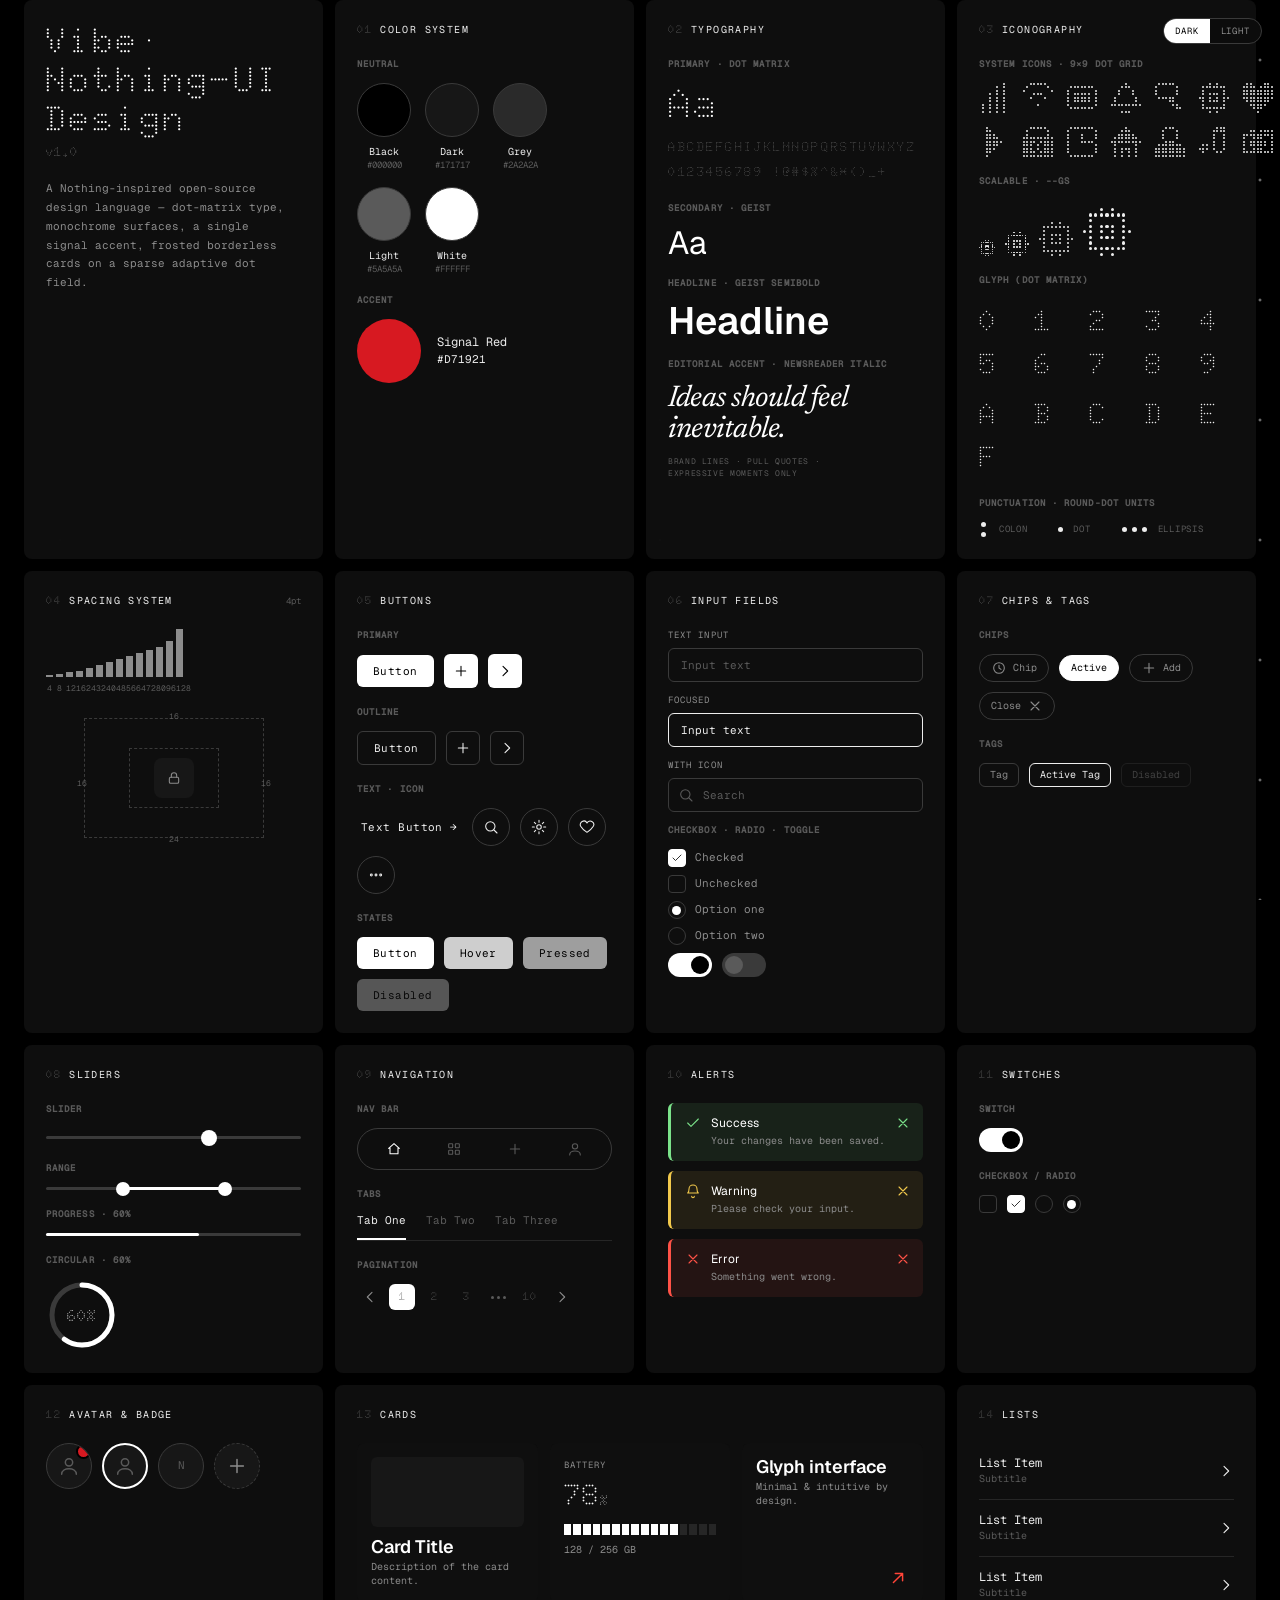
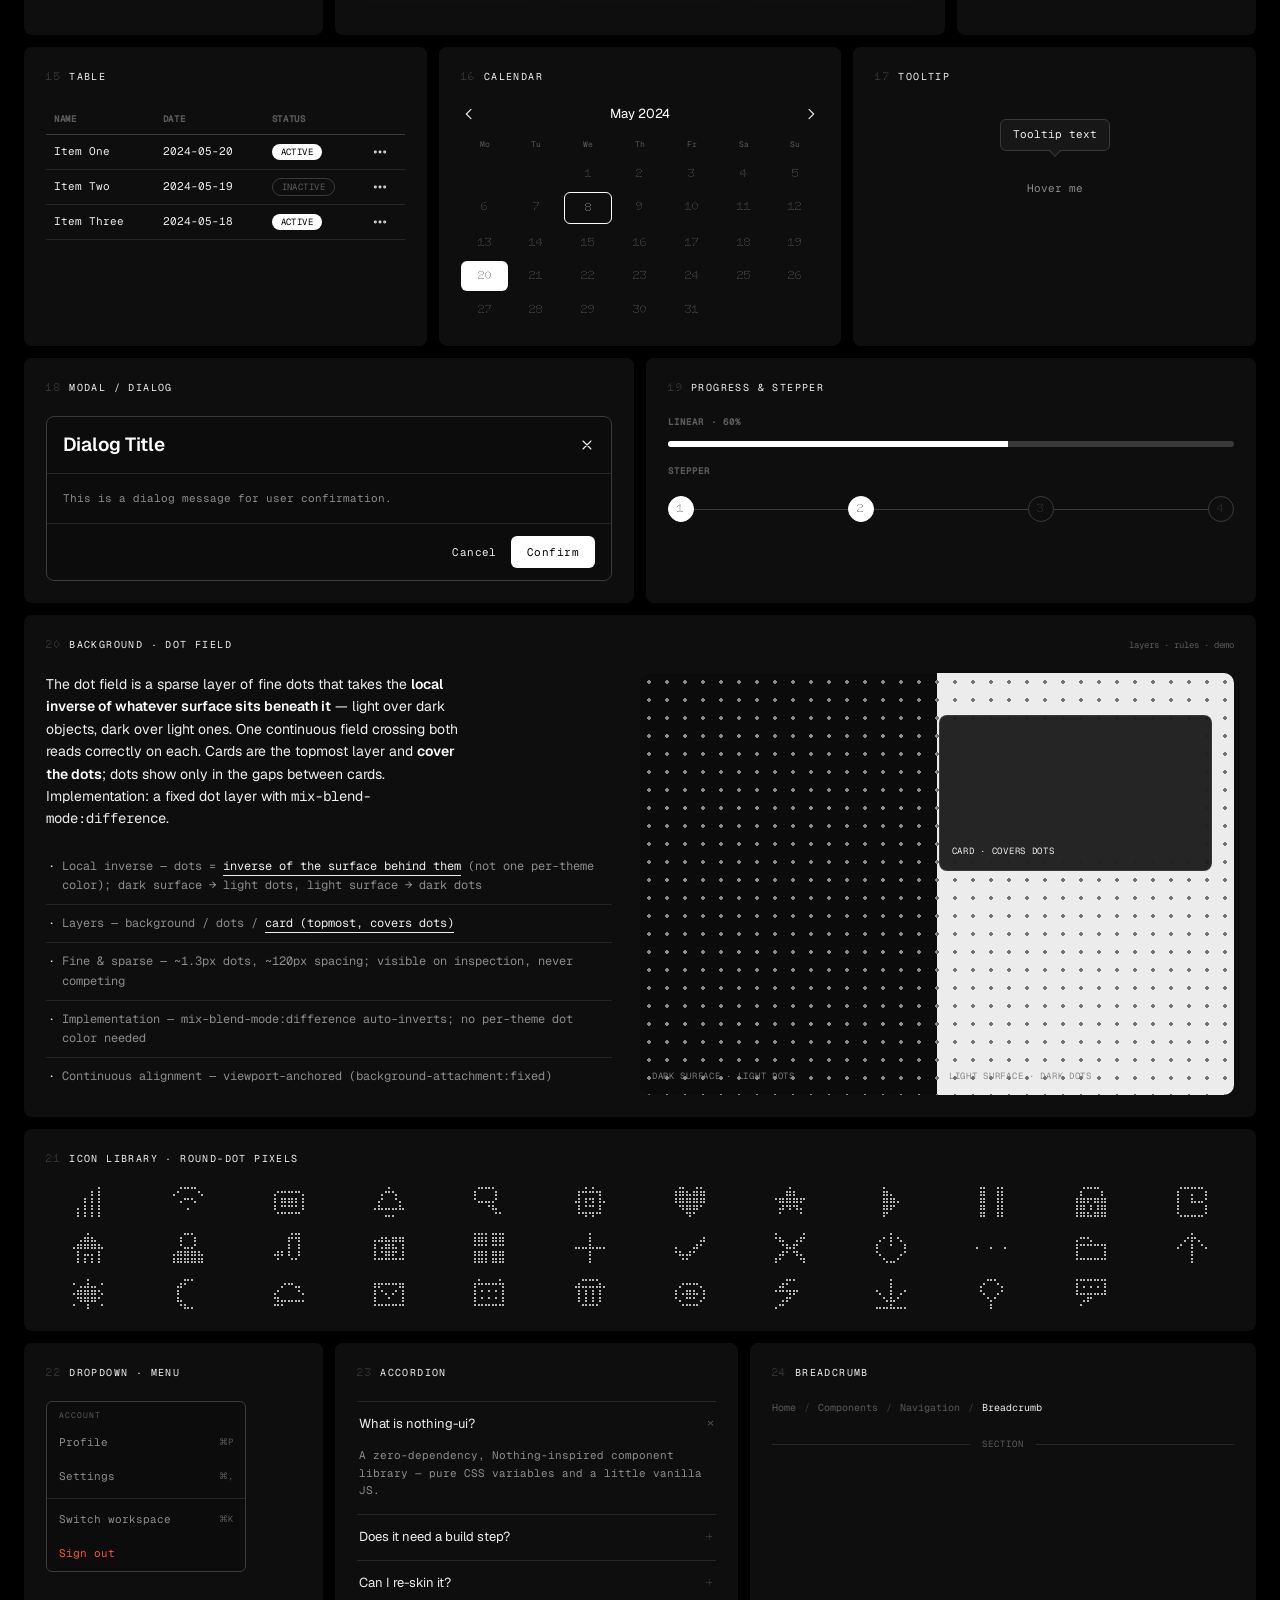
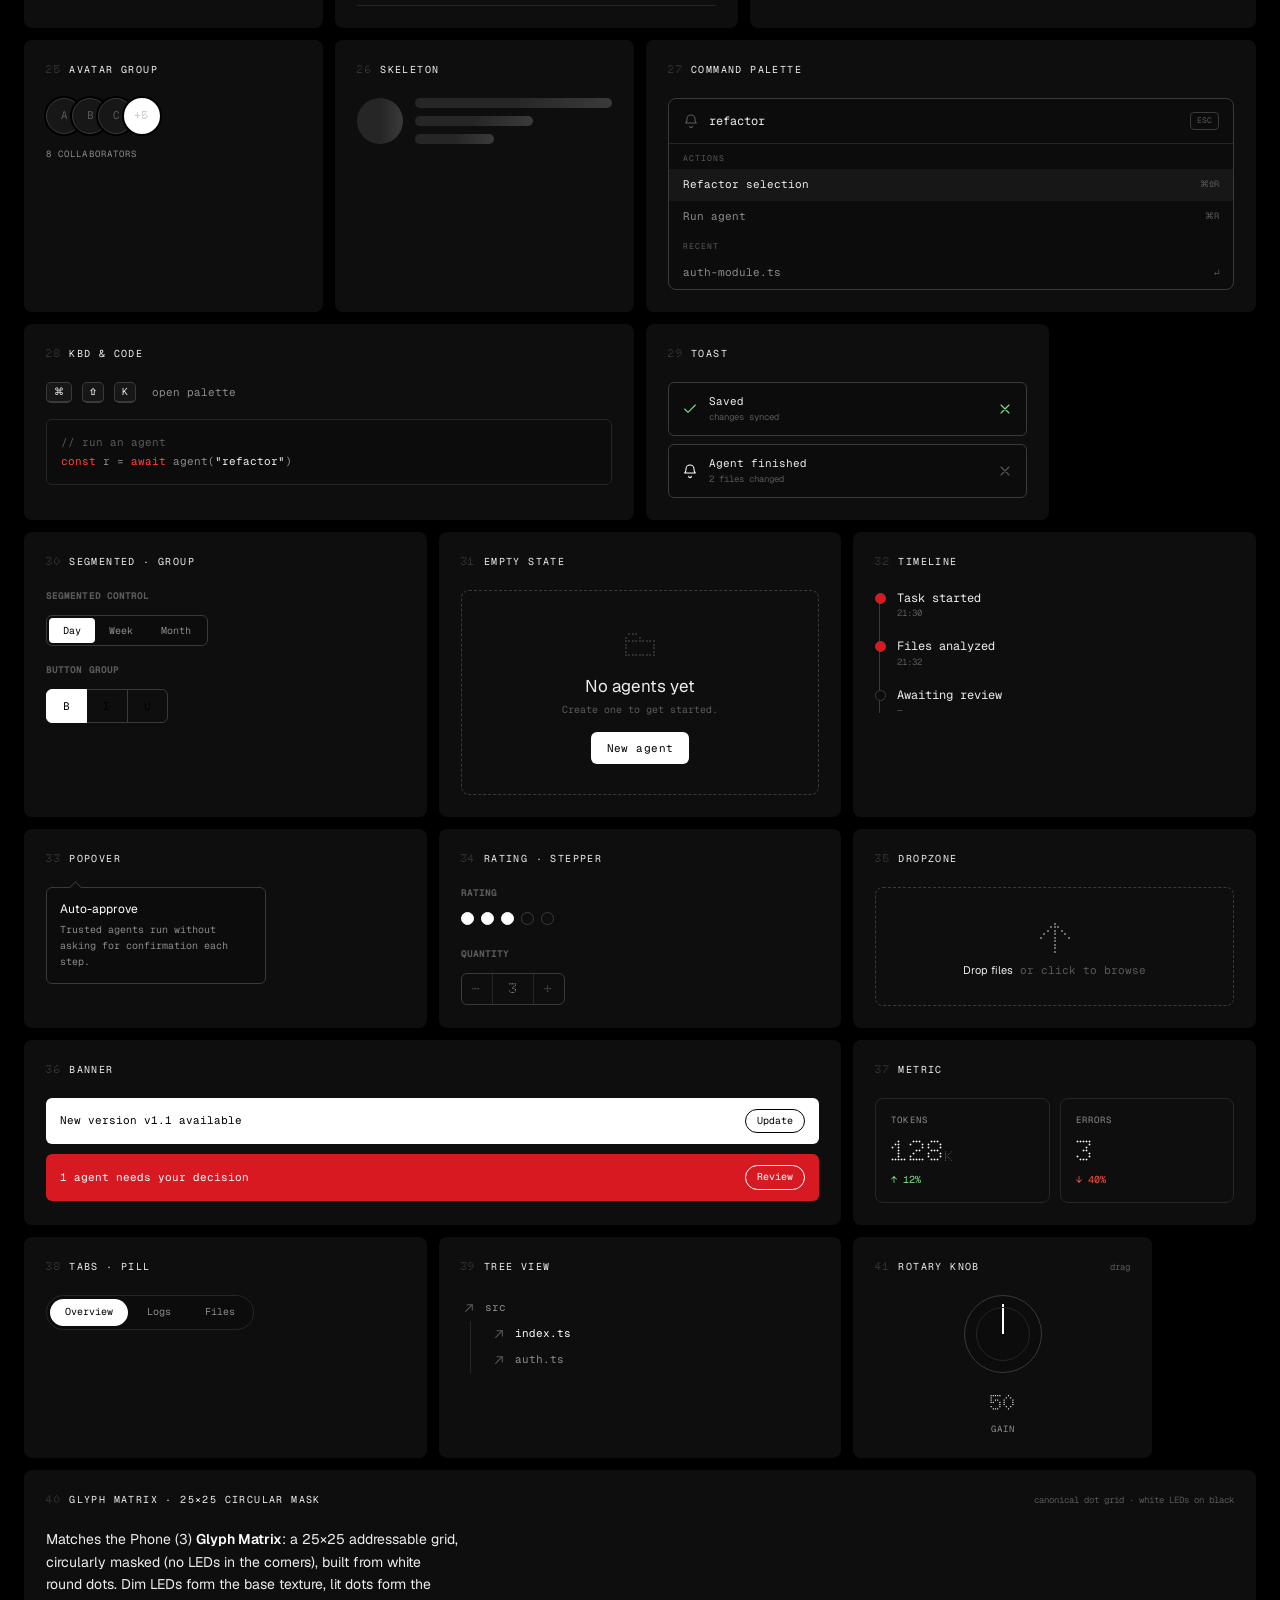
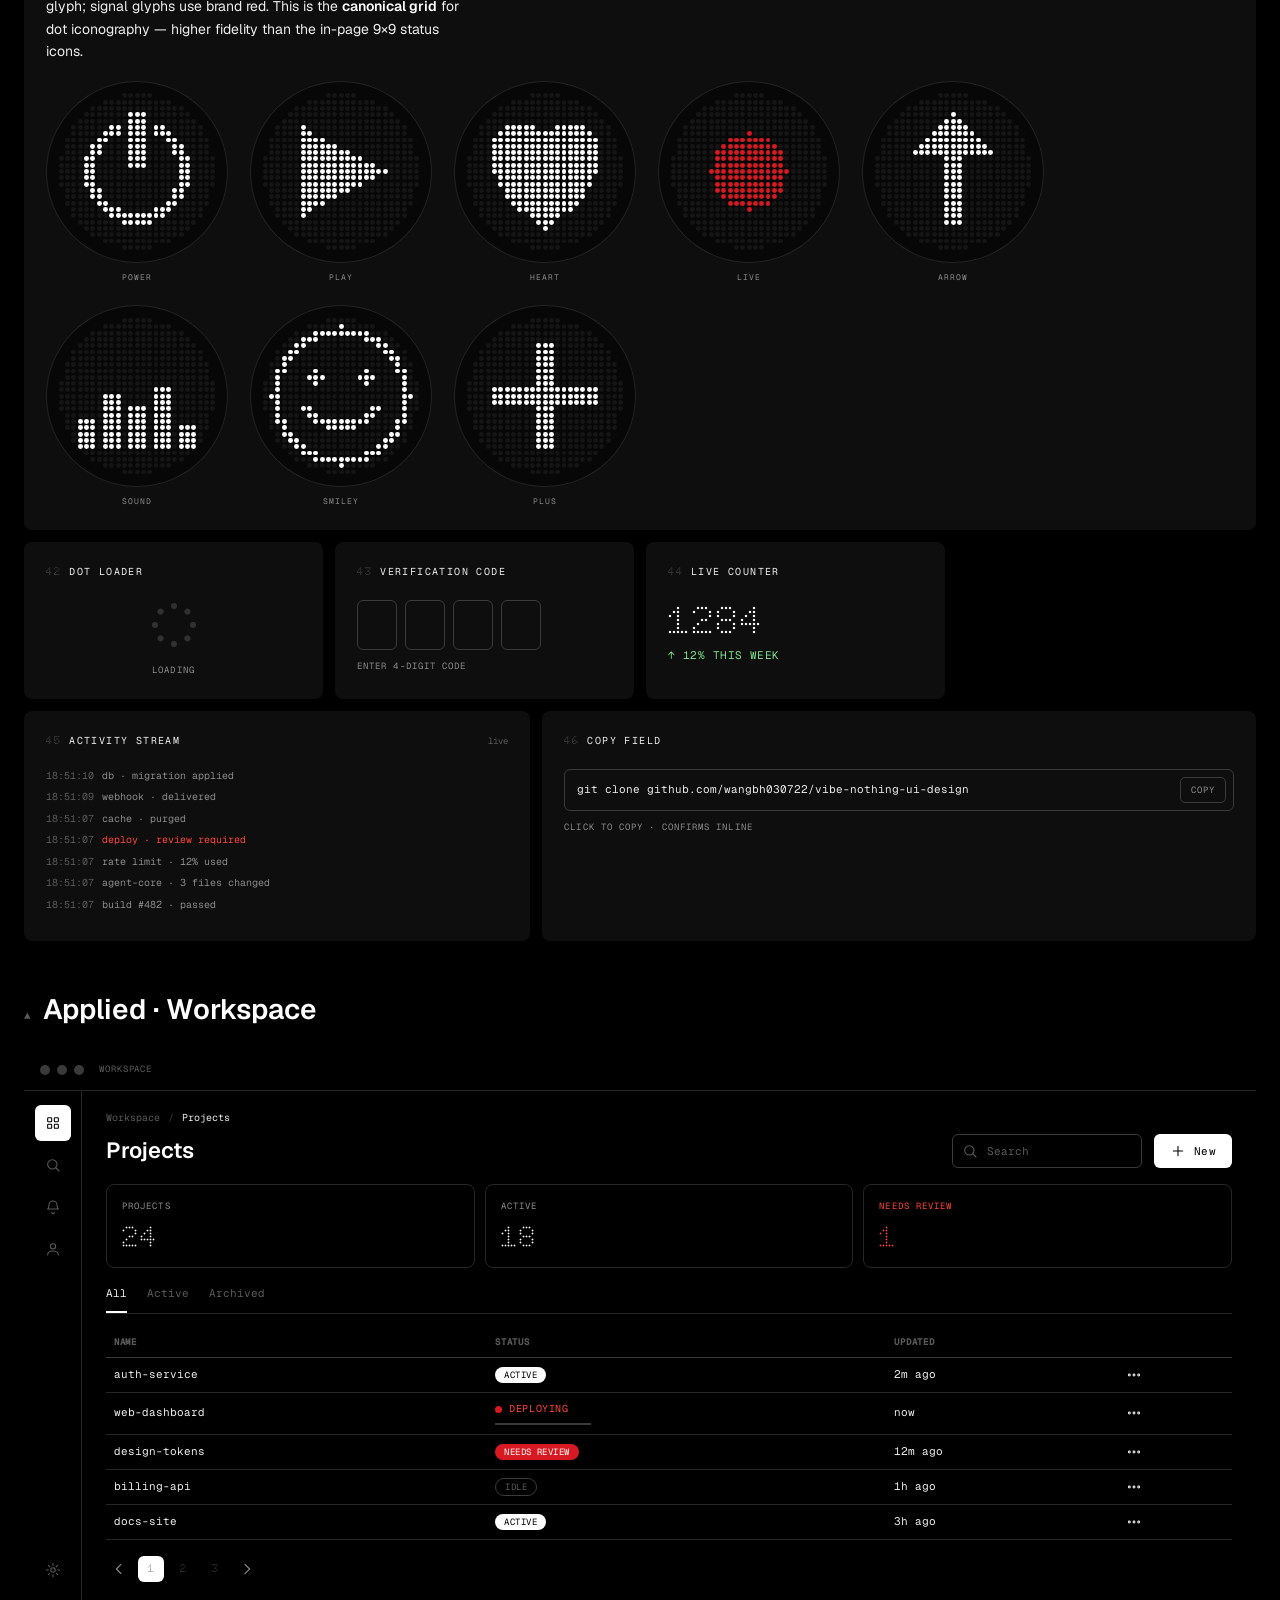
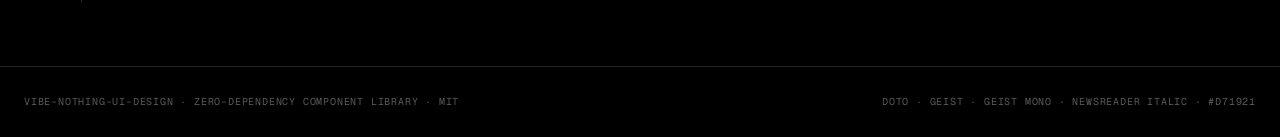
<file: vibe-nothing-ui-design/index.html>
<!DOCTYPE html>
<html lang="en" data-theme="dark">
<head>
<meta charset="UTF-8">
<meta name="viewport" content="width=device-width, initial-scale=1.0">
<title>Vibe-Nothing-UI-Design — a Nothing-inspired component library</title>
<!-- Bundled open-source fonts: Doto + Geist + Geist Mono + Newsreader Italic. -->
<link rel="stylesheet" href="css/nothing-ui.css">
</head>
<body>
<!-- icon symbols -->
<svg width="0" height="0" style="position:absolute" aria-hidden="true"><defs>
<symbol id="i-signal" viewBox="0 0 24 24"><path d="M3 18h2v3H3zM8 13h2v8H8zM13 9h2v12h-2zM18 5h2v16h-2z"/></symbol>
<symbol id="i-wifi" viewBox="0 0 24 24"><path d="M2 8.5a16 16 0 0 1 20 0M5 12a11 11 0 0 1 14 0M8 15.5a6 6 0 0 1 8 0"/><circle cx="12" cy="19" r="1"/></symbol>
<symbol id="i-bt" viewBox="0 0 24 24"><path d="M7 7l10 10-5 4V3l5 4L7 17"/></symbol>
<symbol id="i-battery" viewBox="0 0 24 24"><rect x="3" y="8" width="16" height="8" rx="2"/><path d="M21 11v2"/><path d="M6 11v2"/></symbol>
<symbol id="i-power" viewBox="0 0 24 24"><path d="M12 3v8M6.5 7a8 8 0 1 0 11 0"/></symbol>
<symbol id="i-bell" viewBox="0 0 24 24"><path d="M6 9a6 6 0 0 1 12 0c0 5 2 6 2 6H4s2-1 2-6M10 20a2 2 0 0 0 4 0"/></symbol>
<symbol id="i-search" viewBox="0 0 24 24"><circle cx="11" cy="11" r="7"/><path d="M21 21l-4.5-4.5"/></symbol>
<symbol id="i-gear" viewBox="0 0 24 24"><circle cx="12" cy="12" r="3.4"/><path d="M12 2v3M12 19v3M2 12h3M19 12h3M5 5l2 2M17 17l2 2M19 5l-2 2M7 17l-2 2"/></symbol>
<symbol id="i-heart" viewBox="0 0 24 24"><path d="M12 20s-7-4.5-9.5-9A4.5 4.5 0 0 1 12 6a4.5 4.5 0 0 1 9.5 5c-2.5 4.5-9.5 9-9.5 9z"/></symbol>
<symbol id="i-star" viewBox="0 0 24 24"><path d="M12 3l2.6 5.6 6 .7-4.4 4 1.2 6L12 16.8 6.6 19.3l1.2-6-4.4-4 6-.7z"/></symbol>
<symbol id="i-plus" viewBox="0 0 24 24"><path d="M12 5v14M5 12h14"/></symbol>
<symbol id="i-minus" viewBox="0 0 24 24"><path d="M5 12h14"/></symbol>
<symbol id="i-check" viewBox="0 0 24 24"><path d="M4 12l5 5L20 6"/></symbol>
<symbol id="i-x" viewBox="0 0 24 24"><path d="M6 6l12 12M18 6L6 18"/></symbol>
<symbol id="i-chev-r" viewBox="0 0 24 24"><path d="M9 5l7 7-7 7"/></symbol>
<symbol id="i-chev-d" viewBox="0 0 24 24"><path d="M5 9l7 7 7-7"/></symbol>
<symbol id="i-chev-l" viewBox="0 0 24 24"><path d="M15 5l-7 7 7 7"/></symbol>
<symbol id="i-aur" viewBox="0 0 24 24"><path d="M7 17L17 7M9 7h8v8"/></symbol>
<symbol id="i-home" viewBox="0 0 24 24"><path d="M4 11l8-7 8 7M6 10v9h12v-9"/></symbol>
<symbol id="i-grid" viewBox="0 0 24 24"><rect x="4" y="4" width="6" height="6" rx="1"/><rect x="14" y="4" width="6" height="6" rx="1"/><rect x="4" y="14" width="6" height="6" rx="1"/><rect x="14" y="14" width="6" height="6" rx="1"/></symbol>
<symbol id="i-user" viewBox="0 0 24 24"><circle cx="12" cy="8" r="4"/><path d="M4 21c0-4 4-6 8-6s8 2 8 6"/></symbol>
<symbol id="i-moon" viewBox="0 0 24 24"><path d="M20 14a8 8 0 1 1-10-10 7 7 0 0 0 10 10z"/></symbol>
<symbol id="i-sun" viewBox="0 0 24 24"><circle cx="12" cy="12" r="4"/><path d="M12 2v2M12 20v2M2 12h2M20 12h2M5 5l1.5 1.5M17.5 17.5L19 19M19 5l-1.5 1.5M6.5 17.5L5 19"/></symbol>
<symbol id="i-play" viewBox="0 0 24 24"><path d="M7 4l13 8-13 8z"/></symbol>
<symbol id="i-pause" viewBox="0 0 24 24"><path d="M8 5v14M16 5v14"/></symbol>
<symbol id="i-lock" viewBox="0 0 24 24"><rect x="5" y="11" width="14" height="9" rx="2"/><path d="M8 11V8a4 4 0 0 1 8 0v3"/></symbol>
<symbol id="i-clock" viewBox="0 0 24 24"><circle cx="12" cy="12" r="8"/><path d="M12 8v4l3 2"/></symbol>
<symbol id="i-music" viewBox="0 0 24 24"><path d="M9 18V6l10-2v12"/><circle cx="6.5" cy="18" r="2.5"/><circle cx="16.5" cy="16" r="2.5"/></symbol>
<symbol id="i-more" viewBox="0 0 24 24"><circle cx="5" cy="12" r="1.4"/><circle cx="12" cy="12" r="1.4"/><circle cx="19" cy="12" r="1.4"/></symbol>
<symbol id="i-dl" viewBox="0 0 24 24"><path d="M12 4v11M7 11l5 5 5-5M5 20h14"/></symbol>
<symbol id="i-ul" viewBox="0 0 24 24"><path d="M12 20V9M7 13l5-5 5 5M5 4h14"/></symbol>
<symbol id="i-trash" viewBox="0 0 24 24"><path d="M4 7h16M9 7V5a2 2 0 0 1 2-2h2a2 2 0 0 1 2 2v2M6 7l1 13h10l1-13"/></symbol>
<symbol id="i-edit" viewBox="0 0 24 24"><path d="M14 5l5 5L8 21H3v-5z"/></symbol>
<symbol id="i-share" viewBox="0 0 24 24"><circle cx="6" cy="12" r="2.5"/><circle cx="18" cy="6" r="2.5"/><circle cx="18" cy="18" r="2.5"/><path d="M8 11l8-4M8 13l8 4"/></symbol>
<symbol id="i-cam" viewBox="0 0 24 24"><path d="M4 8h3l1.5-2h7L17 8h3v11H4z"/><circle cx="12" cy="13" r="3.5"/></symbol>
<symbol id="i-eye" viewBox="0 0 24 24"><path d="M2 12s4-6 10-6 10 6 10 6-4 6-10 6-10-6-10-6z"/><circle cx="12" cy="12" r="2.5"/></symbol>
<symbol id="i-mail" viewBox="0 0 24 24"><rect x="3" y="5" width="18" height="14" rx="2"/><path d="M3 7l9 6 9-6"/></symbol>
<symbol id="i-pin" viewBox="0 0 24 24"><path d="M12 22s7-7 7-12a7 7 0 0 0-14 0c0 5 7 12 7 12z"/><circle cx="12" cy="10" r="2.5"/></symbol>
</defs></svg>

<div class="fab"><button id="t-dark" aria-pressed="true" onclick="setTheme('dark')">DARK</button><button id="t-light" aria-pressed="false" onclick="setTheme('light')">LIGHT</button></div>

<div class="outer">
<div class="poster">

  <!-- MASTHEAD -->
  <div class="mod s3 brand">
    <div class="wm" style="font-size:clamp(26px,3.2vw,36px);line-height:1.08">Vibe·<br>Nothing-UI<br>Design</div>
    <div class="v">v1.0</div>
    <p>A Nothing-inspired open-source design language — dot-matrix type, monochrome surfaces, a single signal accent, frosted borderless cards on a sparse adaptive dot field.</p>
  </div>

  <!-- 01 COLOR -->
  <div class="mod s3">
    <div class="mhead"><span class="no">01</span><span class="t">Color System</span></div>
    <h4 class="sub">Neutral</h4>
    <div class="swatches">
      <div class="sw"><div class="c" style="background:#000"></div><div class="n">Black</div><div class="h">#000000</div></div>
      <div class="sw"><div class="c" style="background:#171717"></div><div class="n">Dark</div><div class="h">#171717</div></div>
      <div class="sw"><div class="c" style="background:#2A2A2A"></div><div class="n">Grey</div><div class="h">#2A2A2A</div></div>
      <div class="sw"><div class="c" style="background:#5A5A5A"></div><div class="n">Light</div><div class="h">#5A5A5A</div></div>
      <div class="sw"><div class="c" style="background:#FFF"></div><div class="n">White</div><div class="h">#FFFFFF</div></div>
    </div>
    <h4 class="sub">Accent</h4>
    <div class="accent-sw"><div class="c" style="background:#D71921"></div><div><div class="n" style="font-size:12px">Signal Red</div><div class="h">#D71921</div></div></div>
  </div>

  <!-- 02 TYPOGRAPHY -->
  <div class="mod s3">
    <div class="mhead"><span class="no">02</span><span class="t">Typography</span></div>
    <h4 class="sub">Primary · Dot Matrix</h4>
    <div class="specimen">Aa</div>
    <div class="glyphset">ABCDEFGHIJKLMNOPQRSTUVWXYZ 0123456789 !@#$%^&amp;*()_+</div>
    <h4 class="sub">Secondary · Geist</h4>
    <div style="font-family:var(--f-ui);font-size:32px;color:var(--display);line-height:1">Aa</div>
    <h4 class="sub">Headline · Geist SemiBold</h4>
    <div style="font-family:var(--f-head);font-weight:600;font-size:38px;color:var(--display);line-height:1">Headline</div>
    <h4 class="sub">Editorial Accent · Newsreader Italic</h4>
    <div class="editorial-specimen">Ideas should feel inevitable.</div>
    <div class="editorial-note">Brand lines · pull quotes · expressive moments only</div>
  </div>

  <!-- 03 ICONOGRAPHY -->
  <div class="mod s3">
    <div class="mhead"><span class="no">03</span><span class="t">Iconography</span></div>
    <h4 class="sub">System Icons · 9×9 Dot Grid</h4>
    <div class="icogrid" id="sysico"></div>
    <h4 class="sub">Scalable · --gs</h4>
    <div class="row" id="gicoscale" style="align-items:flex-end;color:var(--primary)"></div>
    <h4 class="sub">Glyph (Dot Matrix)</h4>
    <div class="dotglyphs">0 1 2 3 4 5 6 7 8 9</div>
    <div class="dotglyphs">A B C D E F</div>
    <h4 class="sub">Punctuation · Round-Dot Units</h4>
    <div class="punct-spec">
      <span class="ps"><span class="colon" style="--pxd:5px;color:var(--primary)"><i></i><i></i></span><span class="pl">COLON</span></span>
      <span class="ps"><span class="pdot" style="--pxd:5px;color:var(--primary)"><i></i></span><span class="pl">DOT</span></span>
      <span class="ps"><span class="ellip" style="--pxd:5px;color:var(--primary)"><i></i><i></i><i></i></span><span class="pl">ELLIPSIS</span></span>
    </div>
  </div>

  <!-- 04 SPACING -->
  <div class="mod s3">
    <div class="mhead"><span class="no">04</span><span class="t">Spacing System</span><span class="ex">4pt</span></div>
    <div class="spaceruler" id="ruler"></div>
    <div class="ruler-cap" id="rulercap"></div>
    <div class="nest"><span class="m" style="top:-8px;left:50%;transform:translateX(-50%)">16</span>
      <div class="inner"><div class="core"><svg class="ico sm"><use href="#i-lock"/></svg></div></div>
      <span class="m" style="bottom:-8px;left:50%;transform:translateX(-50%)">24</span>
      <span class="m" style="left:-8px;top:50%">16</span><span class="m" style="right:-8px;top:50%">16</span>
    </div>
  </div>

  <!-- 05 BUTTONS -->
  <div class="mod s3">
    <div class="mhead"><span class="no">05</span><span class="t">Buttons</span></div>
    <h4 class="sub">Primary</h4>
    <div class="row"><button class="btn btn-primary">Button</button><button class="btn btn-primary btn-sq"><svg class="ico sm"><use href="#i-plus"/></svg></button><button class="btn btn-primary btn-sq"><svg class="ico sm"><use href="#i-chev-r"/></svg></button></div>
    <h4 class="sub">Outline</h4>
    <div class="row"><button class="btn btn-outline">Button</button><button class="btn btn-outline btn-sq"><svg class="ico sm"><use href="#i-plus"/></svg></button><button class="btn btn-outline btn-sq"><svg class="ico sm"><use href="#i-chev-r"/></svg></button></div>
    <h4 class="sub">Text · Icon</h4>
    <div class="row"><button class="btn btn-text">Text Button →</button>
      <button class="btn-icon"><svg class="ico sm"><use href="#i-search"/></svg></button>
      <button class="btn-icon"><svg class="ico sm"><use href="#i-gear"/></svg></button>
      <button class="btn-icon"><svg class="ico sm"><use href="#i-heart"/></svg></button>
      <button class="btn-icon"><svg class="ico sm"><use href="#i-more"/></svg></button></div>
    <h4 class="sub">States</h4>
    <div class="row bstates"><button class="btn btn-primary">Button</button><button class="btn btn-primary hv">Hover</button><button class="btn btn-primary pr">Pressed</button><button class="btn btn-primary" disabled>Disabled</button></div>
  </div>

  <!-- 06 INPUTS -->
  <div class="mod s3">
    <div class="mhead"><span class="no">06</span><span class="t">Input Fields</span></div>
    <div class="field"><span class="label">Text Input</span><input class="inp" placeholder="Input text"></div>
    <div class="field"><span class="label">Focused</span><input class="inp focused" value="Input text"></div>
    <div class="field"><span class="label">With Icon</span><div class="withicon"><svg class="ico sm"><use href="#i-search"/></svg><input class="inp" placeholder="Search"></div></div>
    <h4 class="sub">Checkbox · Radio · Toggle</h4>
    <div class="cbx"><span class="box on"><svg class="ico sm" style="width:12px;height:12px"><use href="#i-check"/></svg></span> Checked</div>
    <div class="cbx"><span class="box"></span> Unchecked</div>
    <div class="cbx"><span class="rdo on"></span> Option one</div>
    <div class="cbx"><span class="rdo"></span> Option two</div>
    <div class="row" style="margin-top:6px"><div class="switch on" onclick="this.classList.toggle('on')"></div><div class="switch" onclick="this.classList.toggle('on')"></div></div>
  </div>

  <!-- 07 CHIPS & TAGS -->
  <div class="mod s3">
    <div class="mhead"><span class="no">07</span><span class="t">Chips &amp; Tags</span></div>
    <h4 class="sub">Chips</h4>
    <div class="row"><span class="chip"><svg class="ico sm"><use href="#i-clock"/></svg>Chip</span><span class="chip on">Active</span><span class="chip"><svg class="ico sm"><use href="#i-plus"/></svg>Add</span><span class="chip">Close <svg class="ico sm"><use href="#i-x"/></svg></span></div>
    <h4 class="sub">Tags</h4>
    <div class="row"><span class="tag">Tag</span><span class="tag on">Active Tag</span><span class="tag dis">Disabled</span></div>
  </div>

  <!-- 08 SLIDERS -->
  <div class="mod s3">
    <div class="mhead"><span class="no">08</span><span class="t">Sliders</span></div>
    <h4 class="sub">Slider</h4><input type="range" class="slider" value="65">
    <h4 class="sub">Range</h4><div class="track-fill"><i style="left:30%;width:40%"></i><b style="left:30%"></b><b style="left:70%"></b></div>
    <h4 class="sub">Progress · 60%</h4><div class="track-fill"><i style="width:60%"></i></div>
    <h4 class="sub">Circular · 60%</h4>
    <div class="circ"><svg width="72" height="72" viewBox="0 0 72 72"><circle cx="36" cy="36" r="30" fill="none" stroke="var(--line-2)" stroke-width="5"/><circle cx="36" cy="36" r="30" fill="none" stroke="var(--display)" stroke-width="5" stroke-dasharray="188" stroke-dashoffset="75" transform="rotate(-90 36 36)" stroke-linecap="round"/></svg><span class="n">60%</span></div>
  </div>

  <!-- 09 NAVIGATION -->
  <div class="mod s3">
    <div class="mhead"><span class="no">09</span><span class="t">Navigation</span></div>
    <h4 class="sub">Nav Bar</h4>
    <div class="navbar"><span class="i on"><svg class="ico sm"><use href="#i-home"/></svg></span><span class="i"><svg class="ico sm"><use href="#i-grid"/></svg></span><span class="i"><svg class="ico sm"><use href="#i-plus"/></svg></span><span class="i"><svg class="ico sm"><use href="#i-user"/></svg></span></div>
    <h4 class="sub">Tabs</h4>
    <div class="tabs"><span class="on">Tab One</span><span>Tab Two</span><span>Tab Three</span></div>
    <h4 class="sub">Pagination</h4>
    <div class="pager"><a><svg class="ico sm"><use href="#i-chev-l"/></svg></a><a class="on">1</a><a>2</a><a>3</a><a><span class="ellip" style="--pxd:3px;color:var(--muted)"><i></i><i></i><i></i></span></a><a>10</a><a><svg class="ico sm"><use href="#i-chev-r"/></svg></a></div>
  </div>

  <!-- 10 ALERTS -->
  <div class="mod s3">
    <div class="mhead"><span class="no">10</span><span class="t">Alerts</span></div>
    <div class="alert success"><svg class="ico sm"><use href="#i-check"/></svg><div><div class="ttl">Success</div><div class="ds">Your changes have been saved.</div></div><svg class="ico sm x"><use href="#i-x"/></svg></div>
    <div class="alert warning"><svg class="ico sm"><use href="#i-bell"/></svg><div><div class="ttl">Warning</div><div class="ds">Please check your input.</div></div><svg class="ico sm x"><use href="#i-x"/></svg></div>
    <div class="alert error"><svg class="ico sm"><use href="#i-x"/></svg><div><div class="ttl">Error</div><div class="ds">Something went wrong.</div></div><svg class="ico sm x"><use href="#i-x"/></svg></div>
  </div>

  <!-- 11 SWITCHES -->
  <div class="mod s3">
    <div class="mhead"><span class="no">11</span><span class="t">Switches</span></div>
    <h4 class="sub">Switch</h4>
    <div class="row"><div class="switch on" onclick="this.classList.toggle('on')"></div></div>
    <h4 class="sub">Checkbox / Radio</h4>
    <div class="row"><span class="box"></span><span class="box on"><svg class="ico sm" style="width:12px;height:12px"><use href="#i-check"/></svg></span><span class="rdo"></span><span class="rdo on"></span></div>
  </div>

  <!-- 12 AVATAR & BADGE -->
  <div class="mod s3">
    <div class="mhead"><span class="no">12</span><span class="t">Avatar &amp; Badge</span></div>
    <div class="row">
      <div class="ava bdot"><svg class="ico"><use href="#i-user"/></svg></div>
      <div class="ava ring"><svg class="ico"><use href="#i-user"/></svg></div>
      <div class="ava">N</div>
      <div class="ava add"><svg class="ico"><use href="#i-plus"/></svg></div>
    </div>
  </div>

  <!-- 13 CARDS -->
  <div class="mod s6">
    <div class="mhead"><span class="no">13</span><span class="t">Cards</span></div>
    <div style="display:grid;grid-template-columns:1fr 1fr 1fr;gap:12px;align-items:stretch">
      <div class="card" style="flex:1"><div class="thumb"></div><div class="ttl">Card Title</div><div class="ds">Description of the card content.</div></div>
      <div class="card" style="flex:1"><span class="label">Battery</span><div class="statbig">78<span style="font-size:14px">%</span></div><div class="segbar" id="card-seg" style="margin:8px 0"></div><div class="ds">128 / 256 GB</div></div>
      <div class="card" style="flex:1;display:flex;flex-direction:column;justify-content:space-between"><div><div class="ttl">Glyph interface</div><div class="ds">Minimal &amp; intuitive by design.</div></div><svg class="ico" style="color:var(--accent-text);align-self:flex-end"><use href="#i-aur"/></svg></div>
    </div>
  </div>

  <!-- 14 LISTS -->
  <div class="mod s3">
    <div class="mhead"><span class="no">14</span><span class="t">Lists</span></div>
    <div class="list">
      <div class="li"><div class="tx"><div class="h">List Item</div><div class="s">Subtitle</div></div><svg class="ico sm"><use href="#i-chev-r"/></svg></div>
      <div class="li"><div class="tx"><div class="h">List Item</div><div class="s">Subtitle</div></div><svg class="ico sm"><use href="#i-chev-r"/></svg></div>
      <div class="li"><div class="tx"><div class="h">List Item</div><div class="s">Subtitle</div></div><svg class="ico sm"><use href="#i-chev-r"/></svg></div>
    </div>
  </div>

  <!-- 15 TABLE -->
  <div class="mod s4">
    <div class="mhead"><span class="no">15</span><span class="t">Table</span></div>
    <table><thead><tr><th>Name</th><th>Date</th><th>Status</th><th></th></tr></thead><tbody>
      <tr><td>Item One</td><td>2024-05-20</td><td><span class="pill a">Active</span></td><td><svg class="ico sm"><use href="#i-more"/></svg></td></tr>
      <tr><td>Item Two</td><td>2024-05-19</td><td><span class="pill i">Inactive</span></td><td><svg class="ico sm"><use href="#i-more"/></svg></td></tr>
      <tr><td>Item Three</td><td>2024-05-18</td><td><span class="pill a">Active</span></td><td><svg class="ico sm"><use href="#i-more"/></svg></td></tr>
    </tbody></table>
  </div>

  <!-- 16 CALENDAR -->
  <div class="mod s4 cal">
    <div class="mhead"><span class="no">16</span><span class="t">Calendar</span></div>
    <div class="ch"><svg class="ico sm"><use href="#i-chev-l"/></svg><span class="m">May 2024</span><svg class="ico sm"><use href="#i-chev-r"/></svg></div>
    <div class="grid" id="cal"></div>
  </div>

  <!-- 17 TOOLTIP -->
  <div class="mod s4">
    <div class="mhead"><span class="no">17</span><span class="t">Tooltip</span></div>
    <div class="tipwrap"><div class="tip">Tooltip text</div><span class="hovme">Hover me</span></div>
  </div>

  <!-- 18 MODAL -->
  <div class="mod s6">
    <div class="mhead"><span class="no">18</span><span class="t">Modal / Dialog</span></div>
    <div class="modal">
      <div class="mh"><span class="t">Dialog Title</span><svg class="ico sm"><use href="#i-x"/></svg></div>
      <div class="mb">This is a dialog message for user confirmation.</div>
      <div class="mf"><button class="btn btn-text">Cancel</button><button class="btn btn-primary">Confirm</button></div>
    </div>
  </div>

  <!-- 19 PROGRESS & STEPPER -->
  <div class="mod s6">
    <div class="mhead"><span class="no">19</span><span class="t">Progress &amp; Stepper</span></div>
    <h4 class="sub">Linear · 60%</h4><div class="lp"><i></i></div>
    <h4 class="sub">Stepper</h4>
    <div class="stepper"><span class="st on">1</span><span class="ln"></span><span class="st on">2</span><span class="ln"></span><span class="st">3</span><span class="ln"></span><span class="st">4</span></div>
  </div>

  <!-- BACKGROUND — dedicated explainer section -->
  <div class="mod s12">
    <div class="mhead"><span class="no">20</span><span class="t">Background · Dot Field</span><span class="ex">layers · rules · demo</span></div>
    <div class="bg-cols">
      <div class="bg-principles">
        <p class="bg-lead">The dot field is a sparse layer of fine dots that takes the <strong>local inverse of whatever surface sits beneath it</strong> — light over dark objects, dark over light ones. One continuous field crossing both reads correctly on each. Cards are the topmost layer and <strong>cover the dots</strong>; dots show only in the gaps between cards. Implementation: a fixed dot layer with <span class="mono">mix-blend-mode:difference</span>.</p>
        <ul class="bg-rules">
          <li>Local inverse — dots = <strong>inverse of the surface behind them</strong> (not one per-theme color); dark surface → light dots, light surface → dark dots</li>
          <li>Layers — background / dots / <strong>card (topmost, covers dots)</strong></li>
          <li>Fine &amp; sparse — ~1.3px dots, ~120px spacing; visible on inspection, never competing</li>
          <li>Implementation — <span class="mono">mix-blend-mode:difference</span> auto-inverts; no per-theme dot color needed</li>
          <li>Continuous alignment — viewport-anchored (<span class="mono">background-attachment:fixed</span>)</li>
        </ul>
      </div>
      <div class="layer-demo" role="img" aria-label="Local-inverse demo: one dot field reads light over the dark block, dark over the light block; the card covers the dots">
        <div class="surf dark"><span class="lyl">Dark surface · light dots</span></div>
        <div class="surf light"><span class="lyl">Light surface · dark dots</span></div>
        <div class="dotfield"></div>
        <div class="democard"><span class="lyl">Card · covers dots</span></div>
      </div>
    </div>
  </div>

  <!-- 21 ICON LIBRARY -->
  <div class="mod s12">
    <div class="mhead"><span class="no">21</span><span class="t">Icon Library · Round-Dot Pixels</span></div>
    <div class="icogrid lib" id="iconlib"></div>
  </div>

  <!-- 22 DROPDOWN -->
  <div class="mod s3">
    <div class="mhead"><span class="no">22</span><span class="t">Dropdown · Menu</span></div>
    <div class="menu">
      <div class="grp">Account</div>
      <div class="mi">Profile<span class="k">⌘P</span></div>
      <div class="mi">Settings<span class="k">⌘,</span></div>
      <div class="sep"></div>
      <div class="mi">Switch workspace<span class="k">⌘K</span></div>
      <div class="mi danger">Sign out</div>
    </div>
  </div>

  <!-- 23 ACCORDION -->
  <div class="mod s4">
    <div class="mhead"><span class="no">23</span><span class="t">Accordion</span></div>
    <div class="acc">
      <div class="it open"><div class="hd" onclick="this.parentNode.classList.toggle('open')">What is nothing-ui?<span class="sign">+</span></div><div class="bd"><p>A zero-dependency, Nothing-inspired component library — pure CSS variables and a little vanilla JS.</p></div></div>
      <div class="it"><div class="hd" onclick="this.parentNode.classList.toggle('open')">Does it need a build step?<span class="sign">+</span></div><div class="bd"><p>No. Drop in the stylesheet and write HTML.</p></div></div>
      <div class="it"><div class="hd" onclick="this.parentNode.classList.toggle('open')">Can I re-skin it?<span class="sign">+</span></div><div class="bd"><p>Edit tokens.css — every component reads from the same variables.</p></div></div>
    </div>
  </div>

  <!-- 24 BREADCRUMB -->
  <div class="mod s5">
    <div class="mhead"><span class="no">24</span><span class="t">Breadcrumb</span></div>
    <nav class="crumb"><a href="#">Home</a><span class="sl">/</span><a href="#">Components</a><span class="sl">/</span><a href="#">Navigation</a><span class="sl">/</span><span class="cur">Breadcrumb</span></nav>
    <div class="divl" style="margin-top:22px">Section</div>
  </div>

  <!-- 25 AVATAR GROUP -->
  <div class="mod s3">
    <div class="mhead"><span class="no">25</span><span class="t">Avatar Group</span></div>
    <div class="avg"><div class="ava">A</div><div class="ava">B</div><div class="ava">C</div><div class="ava more">+5</div></div>
    <div class="label" style="margin-top:14px">8 collaborators</div>
  </div>

  <!-- 26 SKELETON -->
  <div class="mod s3">
    <div class="mhead"><span class="no">26</span><span class="t">Skeleton</span></div>
    <div class="row" style="align-items:flex-start;gap:12px">
      <div class="skel circ"></div>
      <div style="flex:1"><div class="skel ln"></div><div class="skel ln w60"></div><div class="skel ln w40"></div></div>
    </div>
  </div>

  <!-- 27 COMMAND PALETTE -->
  <div class="mod s6">
    <div class="mhead"><span class="no">27</span><span class="t">Command Palette</span></div>
    <div class="cmd">
      <div class="top"><svg class="ico sm" style="color:var(--muted)"><use href="#i-bell"/></svg><input value="refactor" readonly><span class="esc">ESC</span></div>
      <div class="grp">Actions</div>
      <div class="ci on">Refactor selection<span class="k">⌘⇧R</span></div>
      <div class="ci">Run agent<span class="k">⌘R</span></div>
      <div class="grp">Recent</div>
      <div class="ci">auth-module.ts<span class="k">↵</span></div>
    </div>
  </div>

  <!-- 28 KBD + CODE -->
  <div class="mod s6">
    <div class="mhead"><span class="no">28</span><span class="t">Kbd &amp; Code</span></div>
    <div class="row" style="margin-bottom:16px"><span class="kbd">⌘</span><span class="kbd">⇧</span><span class="kbd">K</span><span class="muted" style="margin-left:6px">open palette</span></div>
    <pre class="code"><span class="cm">// run an agent</span>
<span class="kw">const</span> r = <span class="kw">await</span> agent(<span class="st">"refactor"</span>)</pre>
  </div>

  <!-- 29 TOAST -->
  <div class="mod s4">
    <div class="mhead"><span class="no">29</span><span class="t">Toast</span></div>
    <div class="toasts">
      <div class="toast ok"><svg class="ico sm"><use href="#i-check"/></svg><div class="tx">Saved<s>changes synced</s></div><svg class="ico sm x"><use href="#i-x"/></svg></div>
      <div class="toast"><svg class="ico sm"><use href="#i-bell"/></svg><div class="tx">Agent finished<s>2 files changed</s></div><svg class="ico sm x"><use href="#i-x"/></svg></div>
    </div>
  </div>

  <!-- 30 SEGMENTED + GROUP -->
  <div class="mod s4">
    <div class="mhead"><span class="no">30</span><span class="t">Segmented · Group</span></div>
    <h4 class="sub">Segmented control</h4>
    <div class="seg"><button class="on">Day</button><button>Week</button><button>Month</button></div>
    <h4 class="sub">Button group</h4>
    <div class="bgroup"><button class="btn on">B</button><button class="btn">I</button><button class="btn">U</button></div>
  </div>

  <!-- 31 EMPTY STATE -->
  <div class="mod s4">
    <div class="mhead"><span class="no">31</span><span class="t">Empty State</span></div>
    <div class="empty">
      <div class="gico" data-dot="folder"></div>
      <div class="h">No agents yet</div><div class="s">Create one to get started.</div>
      <button class="btn btn-primary">New agent</button>
    </div>
  </div>

  <!-- 32 TIMELINE -->
  <div class="mod s4">
    <div class="mhead"><span class="no">32</span><span class="t">Timeline</span></div>
    <ul class="tline">
      <li class="on"><div class="h">Task started</div><div class="t">21:30</div></li>
      <li class="on"><div class="h">Files analyzed</div><div class="t">21:32</div></li>
      <li><div class="h">Awaiting review</div><div class="t">—</div></li>
    </ul>
  </div>

  <!-- 33 POPOVER -->
  <div class="mod s4">
    <div class="mhead"><span class="no">33</span><span class="t">Popover</span></div>
    <div class="pop" style="margin-top:6px"><div class="h">Auto-approve</div><div class="b">Trusted agents run without asking for confirmation each step.</div></div>
  </div>

  <!-- 34 RATING + STEPPER -->
  <div class="mod s4">
    <div class="mhead"><span class="no">34</span><span class="t">Rating · Stepper</span></div>
    <h4 class="sub">Rating</h4>
    <div class="rate"><i class="on"></i><i class="on"></i><i class="on"></i><i></i><i></i></div>
    <h4 class="sub">Quantity</h4>
    <div class="nstep"><button>−</button><span class="v">3</span><button>+</button></div>
  </div>

  <!-- 35 DROPZONE -->
  <div class="mod s4">
    <div class="mhead"><span class="no">35</span><span class="t">Dropzone</span></div>
    <div class="drop"><div class="gico" data-dot="up"></div><div><b>Drop files</b> or click to browse</div></div>
  </div>

  <!-- 36 BANNER -->
  <div class="mod s8">
    <div class="mhead"><span class="no">36</span><span class="t">Banner</span></div>
    <div class="banner" style="margin-bottom:10px"><span class="tx">New version v1.1 available</span><span class="b2">Update</span></div>
    <div class="banner sig"><span class="tx">1 agent needs your decision</span><span class="b2">Review</span></div>
  </div>

  <!-- 37 METRICS -->
  <div class="mod s4">
    <div class="mhead"><span class="no">37</span><span class="t">Metric</span></div>
    <div class="row" style="gap:10px">
      <div class="metric" style="flex:1"><div class="label">Tokens</div><div class="v">128<span style="font-size:14px;color:var(--secondary)">K</span></div><div class="d up">↑ 12%</div></div>
      <div class="metric" style="flex:1"><div class="label">Errors</div><div class="v">3</div><div class="d dn">↓ 40%</div></div>
    </div>
  </div>

  <!-- 38 TABS PILL -->
  <div class="mod s4">
    <div class="mhead"><span class="no">38</span><span class="t">Tabs · Pill</span></div>
    <div class="tabpills"><span class="on">Overview</span><span>Logs</span><span>Files</span></div>
  </div>

  <!-- 39 TREE -->
  <div class="mod s4">
    <div class="mhead"><span class="no">39</span><span class="t">Tree View</span></div>
    <div class="tree">
      <div class="n"><svg class="ico sm"><use href="#i-aur"/></svg>src</div>
      <div class="ch">
        <div class="n sel"><svg class="ico sm"><use href="#i-aur"/></svg>index.ts</div>
        <div class="n"><svg class="ico sm"><use href="#i-aur"/></svg>auth.ts</div>
      </div>
    </div>
  </div>

  <!-- 40 GLYPH MATRIX -->
  <div class="mod s12">
    <div class="mhead"><span class="no">40</span><span class="t">Glyph Matrix · 25×25 Circular Mask</span><span class="ex">canonical dot grid · white LEDs on black</span></div>
    <p class="bg-lead" style="margin-bottom:18px">Matches the Phone (3) <strong>Glyph Matrix</strong>: a 25×25 addressable grid, circularly masked (no LEDs in the corners), built from white round dots. Dim LEDs form the base texture, lit dots form the glyph; signal glyphs use brand red. This is the <strong>canonical grid</strong> for dot iconography — higher fidelity than the in-page 9×9 status icons.</p>
    <div class="gmx-wrap" id="gmx"></div>
  </div>

  <!-- 41 ROTARY KNOB -->
  <div class="mod s3">
    <div class="mhead"><span class="no">41</span><span class="t">Rotary Knob</span><span class="ex">drag</span></div>
    <div class="knobwrap"><div class="knob" id="knob"><span class="ind"></span></div><div class="knobval" id="knobval">50</div><div class="label" style="margin-top:4px">GAIN</div></div>
  </div>

  <!-- 42 DOT LOADER -->
  <div class="mod s3">
    <div class="mhead"><span class="no">42</span><span class="t">Dot Loader</span></div>
    <div class="dspin" id="dspin"></div>
    <div class="label" style="text-align:center;margin-top:6px">LOADING</div>
  </div>

  <!-- 43 VERIFICATION CODE -->
  <div class="mod s3">
    <div class="mhead"><span class="no">43</span><span class="t">Verification Code</span></div>
    <div class="otp" id="otp"><input inputmode="numeric" maxlength="1"><input inputmode="numeric" maxlength="1"><input inputmode="numeric" maxlength="1"><input inputmode="numeric" maxlength="1"></div>
    <div class="label" style="margin-top:10px">ENTER 4-DIGIT CODE</div>
  </div>

  <!-- 44 LIVE COUNTER -->
  <div class="mod s3 ticker">
    <div class="mhead"><span class="no">44</span><span class="t">Live Counter</span></div>
    <div class="tval" data-to="1284">0</div>
    <div class="tdelta up">↑ 12% THIS WEEK</div>
  </div>

  <!-- 45 ACTIVITY STREAM -->
  <div class="mod s5">
    <div class="mhead"><span class="no">45</span><span class="t">Activity Stream</span><span class="ex">live</span></div>
    <div class="stream" id="stream"></div>
  </div>

  <!-- 46 COPY FIELD -->
  <div class="mod s7">
    <div class="mhead"><span class="no">46</span><span class="t">Copy Field</span></div>
    <div class="copyfield"><code>git clone github.com/wangbh030722/vibe-nothing-ui-design</code><button class="cbtn" data-copy="git clone https://github.com/wangbh030722/vibe-nothing-ui-design">Copy</button></div>
    <div class="label" style="margin-top:10px">CLICK TO COPY · CONFIRMS INLINE</div>
  </div>

</div>
</div>

<!-- APPLIED -->
<div class="appwrap"><div class="outer">
  <div class="applead"><span class="no">▲</span><h2>Applied · Workspace</h2></div>
  <div class="app">
    <div class="titlebar"><span class="tl"></span><span class="tl"></span><span class="tl"></span><span class="nm">WORKSPACE</span></div>
    <div class="appscreen">
      <nav class="rail">
        <span class="r-i on"><svg class="ico sm"><use href="#i-grid"/></svg></span>
        <span class="r-i"><svg class="ico sm"><use href="#i-search"/></svg></span>
        <span class="r-i"><svg class="ico sm"><use href="#i-bell"/></svg></span>
        <span class="r-i"><svg class="ico sm"><use href="#i-user"/></svg></span>
        <span class="sp"></span>
        <span class="r-i"><svg class="ico sm"><use href="#i-gear"/></svg></span>
      </nav>
      <div class="main">
        <nav class="crumb"><a href="#">Workspace</a><span class="sl">/</span><span class="cur">Projects</span></nav>
        <div class="top">
          <h3>Projects</h3>
          <span class="grow"></span>
          <div class="withicon"><svg class="ico sm"><use href="#i-search"/></svg><input class="inp" placeholder="Search"></div>
          <button class="btn btn-primary"><svg class="ico sm"><use href="#i-plus"/></svg>New</button>
        </div>
        <div class="mstrip">
          <div class="metric"><div class="label">Projects</div><div class="v">24</div></div>
          <div class="metric"><div class="label">Active</div><div class="v">18</div></div>
          <div class="metric"><div class="label" style="color:var(--accent-text)">Needs review</div><div class="v" style="color:var(--accent-text)">1</div></div>
        </div>
        <div class="tabs"><span class="on">All</span><span>Active</span><span>Archived</span></div>
        <table style="margin-top:14px"><thead><tr><th>Name</th><th>Status</th><th>Updated</th><th></th></tr></thead><tbody>
          <tr><td>auth-service</td><td><span class="pill a">Active</span></td><td>2m ago</td><td><svg class="ico sm"><use href="#i-more"/></svg></td></tr>
          <tr><td>web-dashboard</td><td><span class="row-live"><span class="d"></span>DEPLOYING</span><div class="dtrk"></div></td><td>now</td><td><svg class="ico sm"><use href="#i-more"/></svg></td></tr>
          <tr><td>design-tokens</td><td><span class="pill sig">Needs review</span></td><td>12m ago</td><td><svg class="ico sm"><use href="#i-more"/></svg></td></tr>
          <tr><td>billing-api</td><td><span class="pill i">Idle</span></td><td>1h ago</td><td><svg class="ico sm"><use href="#i-more"/></svg></td></tr>
          <tr><td>docs-site</td><td><span class="pill a">Active</span></td><td>3h ago</td><td><svg class="ico sm"><use href="#i-more"/></svg></td></tr>
        </tbody></table>
        <div class="pager" style="margin-top:16px"><a><svg class="ico sm"><use href="#i-chev-l"/></svg></a><a class="on">1</a><a>2</a><a>3</a><a><svg class="ico sm"><use href="#i-chev-r"/></svg></a></div>
      </div>
    </div>
  </div>
</div></div>

<footer><span>VIBE-NOTHING-UI-DESIGN · ZERO-DEPENDENCY COMPONENT LIBRARY · MIT</span><span>DOTO · GEIST · GEIST MONO · NEWSREADER ITALIC · #D71921</span></footer>
<script src="js/nothing-ui.js"></script>
</body>
</html>
</file>
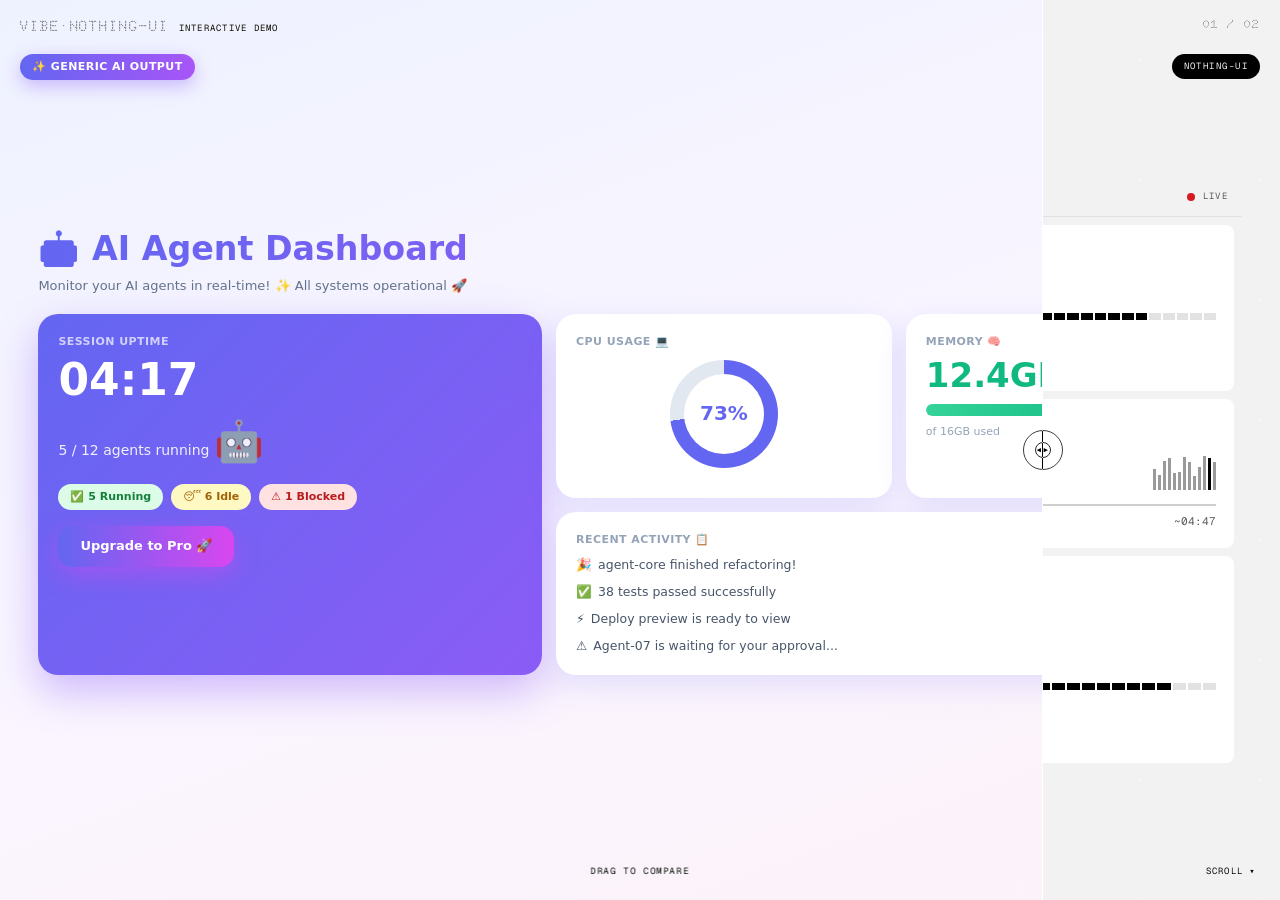
<file: vibe-nothing-ui-design/demo.html>
<!doctype html>
<html lang="en" data-theme="dark">
<head>
<meta charset="UTF-8">
<meta name="viewport" content="width=device-width, initial-scale=1.0">
<title>Vibe-Nothing-UI-Design · interactive demo</title>
<link rel="stylesheet" href="css/nothing-ui.css">
<style>
/* ===== demo chrome ===== */
html,body{height:100%}
body{overflow:hidden}
main{height:100vh;overflow-y:auto;scroll-snap-type:y mandatory;scroll-behavior:smooth}
section.stage{height:100vh;scroll-snap-align:start;position:relative;overflow:hidden;user-select:none;-webkit-user-select:none;cursor:grab}
section.stage:active{cursor:grabbing}
.demo-brand{position:fixed;top:16px;left:20px;z-index:60;display:flex;align-items:baseline;gap:10px;mix-blend-mode:difference;color:#fff;pointer-events:none}
.demo-brand .w{font-family:var(--f-display);font-weight:500;font-size:15px;letter-spacing:.06em}
.demo-brand .s{font-family:var(--f-mono);font-size:9px;letter-spacing:.14em}
.stage-step{position:fixed;top:16px;right:20px;z-index:60;mix-blend-mode:difference;color:#fff;font-family:var(--f-display);font-weight:500;font-size:12px;letter-spacing:.1em;pointer-events:none}
.hint{position:absolute;bottom:22px;left:50%;transform:translateX(-50%);z-index:40;mix-blend-mode:difference;color:#fff;font-family:var(--f-mono);font-size:9px;letter-spacing:.18em;pointer-events:none;animation:hintpulse 2.6s ease-in-out infinite}
@keyframes hintpulse{0%,100%{opacity:.85}50%{opacity:.3}}
.scrollhint{position:absolute;bottom:22px;right:24px;z-index:40;mix-blend-mode:difference;color:#fff;font-family:var(--f-mono);font-size:9px;letter-spacing:.14em;pointer-events:none}

/* ===== comparison machinery ===== */
.cmp-layer{position:absolute;inset:0}
.cmp-layer.b{clip-path:inset(0 0 0 var(--cut,50%))}
.divider{position:absolute;top:0;bottom:0;left:var(--cut,50%);width:0;z-index:30;pointer-events:none}
.divider::before{content:"";position:absolute;top:0;bottom:0;left:-.5px;width:1px;background:#fff;mix-blend-mode:difference}
.divider .knob{position:absolute;top:50%;left:0;transform:translate(-50%,-50%);width:40px;height:40px;border-radius:50%;
  background:#fff;mix-blend-mode:difference;display:grid;place-items:center;font-family:var(--f-mono);font-size:11px;color:#000;letter-spacing:.05em}
.corner{position:absolute;top:54px;font-family:var(--f-mono);font-size:9px;letter-spacing:.16em;text-transform:uppercase;padding:6px 12px;border-radius:999px;z-index:20}
.corner.l{left:20px}.corner.r{right:20px}

/* ===== nothing dashboard panel ===== */
.dwrap{position:absolute;inset:0;display:flex;align-items:center;justify-content:center;background:var(--bg);transition:none}
.dpanel{position:relative;isolation:isolate;width:min(1240px,94vw);margin-top:48px}
.dotlayer{position:absolute;inset:-40vh -10vw;z-index:-1;pointer-events:none;
  background-image:radial-gradient(rgba(255,255,255,.42) 1.3px,transparent 1.7px);
  background-size:120px 120px;background-attachment:fixed;mix-blend-mode:difference}
.dchrome{height:40px;display:flex;align-items:center;gap:7px;padding:0 14px;border-bottom:1px solid var(--line)}
.dchrome .nm{margin-left:8px;font-size:9px;letter-spacing:.1em;text-transform:uppercase;color:var(--muted)}
.dchrome .dlive{margin-left:auto;display:flex;align-items:center;gap:8px}
.dchrome .dlive .livedot{width:8px;height:8px;margin:0}
.dpanel .bento{grid-template-rows:auto auto auto}
.dpanel .tile{padding:18px}
.dpanel .clock{font-size:clamp(40px,5.6vw,70px);margin-top:8px}
.dpanel .clock .colon{animation:ckblink 1s steps(1) infinite}
@keyframes ckblink{0%,100%{opacity:1}50%{opacity:.25}}
.dpanel .tile .big{font-size:32px}
.dpanel .gauge{width:108px;height:108px;margin:8px auto 0}
.dpanel .gauge svg{width:108px;height:108px}
.dpanel .gauge .num{font-size:28px}
.trk.scan{position:relative;overflow:hidden}
.trk.scan::after{animation:scan 3.2s var(--ease) infinite}
@keyframes scan{0%{width:6%}55%{width:84%}100%{width:6%}}
.logfeed{margin-top:10px;display:flex;flex-direction:column;gap:7px;height:108px;overflow:hidden}
.logfeed .ll{font-family:var(--f-mono);font-size:9.5px;color:var(--secondary);display:flex;gap:8px;animation:llin .3s var(--ease)}
.logfeed .ll .lt{color:var(--muted)}
.logfeed .ll.sig{color:var(--accent-text)}
@keyframes llin{from{opacity:0;transform:translateY(-4px)}to{opacity:1;transform:none}}
.okchip{border-color:var(--success)!important;color:var(--success)!important}
.okchip i{display:inline-block;width:7px;height:7px;border-radius:50%;background:var(--success);margin-right:2px;animation:hintpulse 1.8s ease-in-out infinite}
.corner.ntag{background:var(--display);color:var(--bg)}

/* ===== deliberately-generic "AI slop" side (off-spec on purpose) ===== */
.slop{position:absolute;inset:0;background:linear-gradient(160deg,#eef2ff 0%,#faf5ff 55%,#fdf2f8 100%);
  font-family:system-ui,'Segoe UI',Roboto,sans-serif;color:#1e293b;display:flex;align-items:center;justify-content:center}
.slop *{box-sizing:border-box}
.slop .swrap{width:min(1240px,94vw)}
.slop h1{font-size:clamp(22px,2.6vw,34px);font-weight:800;margin-bottom:4px;
  background:linear-gradient(90deg,#6366f1,#a855f7,#ec4899);-webkit-background-clip:text;background-clip:text;color:transparent;
  animation:gradslide 4s linear infinite;background-size:200% 100%}
@keyframes gradslide{to{background-position:200% 0}}
.slop .sub{color:#64748b;font-size:13px;margin-bottom:18px}
.slop .sgrid{display:grid;grid-template-columns:1.5fr 1fr 1fr;gap:14px}
.slop .scard{background:#fff;border-radius:20px;padding:20px;box-shadow:0 10px 30px rgba(99,102,241,.16)}
.slop .scard.heroish{grid-row:1/span 2;background:linear-gradient(135deg,#6366f1,#8b5cf6);color:#fff;box-shadow:0 16px 40px rgba(139,92,246,.4)}
.slop .slabel{font-size:11px;font-weight:700;text-transform:uppercase;letter-spacing:.04em;color:#94a3b8;margin-bottom:8px}
.slop .heroish .slabel{color:rgba(255,255,255,.7)}
.slop .bignum{font-size:44px;font-weight:800;line-height:1}
.slop .pillrow{display:flex;gap:8px;margin-top:14px;flex-wrap:wrap}
.slop .spill{font-size:11px;font-weight:600;padding:5px 12px;border-radius:999px}
.slop .spill.g{background:#dcfce7;color:#15803d}.slop .spill.y{background:#fef9c3;color:#a16207}.slop .spill.r{background:#fee2e2;color:#b91c1c}
.slop .donut{width:108px;height:108px;border-radius:50%;margin:10px auto;position:relative;
  background:conic-gradient(#6366f1 0 73%,#e2e8f0 73% 100%)}
.slop .donut::after{content:"73%";position:absolute;inset:14px;border-radius:50%;background:#fff;display:grid;place-items:center;font-weight:800;font-size:20px;color:#6366f1}
.slop .sbar{height:12px;border-radius:999px;background:#e2e8f0;overflow:hidden;margin-top:12px}
.slop .sbar i{display:block;height:100%;width:72%;border-radius:999px;background:linear-gradient(90deg,#34d399,#10b981);animation:sbarpulse 2s ease-in-out infinite}
@keyframes sbarpulse{0%,100%{width:64%}50%{width:78%}}
.slop .cta{margin-top:16px;display:inline-block;padding:11px 22px;border-radius:14px;font-weight:700;font-size:13px;color:#fff;
  background:linear-gradient(90deg,#6366f1,#d946ef);box-shadow:0 8px 24px rgba(217,70,239,.45);animation:ctabounce 2.2s ease-in-out infinite}
@keyframes ctabounce{0%,100%{transform:translateY(0)}50%{transform:translateY(-4px)}}
.slop .feed{margin-top:6px;display:flex;flex-direction:column;gap:9px;font-size:12.5px;color:#475569}
.slop .feed .emj{margin-right:6px}
.slop .robot{font-size:40px;animation:ctabounce 1.8s ease-in-out infinite;display:inline-block}
.slop .corner.stag{background:linear-gradient(90deg,#6366f1,#a855f7);color:#fff;box-shadow:0 6px 18px rgba(139,92,246,.4);font-family:system-ui,sans-serif;font-weight:700;letter-spacing:.04em}
@media(max-width:860px){.slop .sgrid{grid-template-columns:1fr 1fr}.dpanel .bento{grid-template-columns:1fr 1fr}}
</style>
</head>
<body>
<svg width="0" height="0" style="position:absolute" aria-hidden="true"><defs>
<symbol id="d-check" viewBox="0 0 24 24"><path d="M4 12l5 5L20 6" fill="none" stroke="currentColor" stroke-width="1.6" stroke-linecap="round" stroke-linejoin="round"/></symbol>
</defs></svg>

<div class="demo-brand"><span class="w">VIBE·NOTHING-UI</span><span class="s">INTERACTIVE DEMO</span></div>
<div class="stage-step" id="step">01 / 02</div>

<!-- dashboard template — cloned into every comparison layer -->
<template id="tpl-dash">
<div class="dwrap"><div class="dpanel">
  <div class="dotlayer"></div>
  <div class="dchrome"><span class="tl"></span><span class="tl"></span><span class="tl"></span><span class="nm">AGENT CONSOLE</span>
    <span class="dlive"><i class="livedot"></i><span class="label">LIVE</span></span></div>
  <div class="bento">
    <div class="tile hero-tile">
      <span class="label">SESSION UPTIME</span>
      <div class="clock"><span class="ck-h">00</span><span class="colon" style="--pxd:7px"><i></i><i></i></span><span class="ck-m">00</span></div>
      <div class="fui" style="font-size:16px;margin-top:12px"><span class="runcount">5</span> / 12 agents running</div>
      <div class="dotrow agentdots"></div>
      <div class="grow"></div><div class="hr"></div>
      <div class="foot2">
        <div><span class="label">TOKENS / TODAY</span><div class="big tokval">128<span class="u">K</span></div></div>
        <div style="text-align:right"><span class="label" style="color:var(--accent-text)">NEEDS DECISION</span><div class="big" style="color:var(--accent-text)">1</div></div>
      </div>
    </div>
    <div class="tile" style="display:flex;flex-direction:column;align-items:center">
      <span class="label" style="align-self:flex-start">CPU LOAD</span>
      <div class="gauge"><svg viewBox="0 0 96 96"><circle cx="48" cy="48" r="44" fill="none" stroke="var(--line-2)" stroke-width="3" stroke-dasharray="1.2 12.3"/><circle cx="48" cy="48" r="38" fill="none" stroke="var(--line)" stroke-width="3"/><circle class="garc" cx="48" cy="48" r="38" fill="none" stroke="var(--display)" stroke-width="3" stroke-dasharray="239" stroke-dashoffset="65" transform="rotate(-90 48 48)"/></svg>
      <div class="num"><b><span class="gval">73</span><span class="pct">%</span></b></div></div>
    </div>
    <div class="tile"><span class="label">MEMORY</span><div class="big" style="margin-top:10px">12.4<span class="u">GB</span></div><div class="segbar short memseg" style="margin-top:12px"></div><div class="label" style="margin-top:8px">/ 16 GB USED</div></div>
    <div class="tile run" style="grid-column:2/span 2"><span class="label">NOW RUNNING</span>
      <div style="display:flex;justify-content:space-between;align-items:flex-end"><div><div class="title">agent-core</div><div class="label" style="margin-top:5px">REFACTOR · AUTH MODULE</div></div><div class="spark sparkle"></div></div>
      <div class="trk scan"></div>
      <div style="display:flex;justify-content:space-between;margin-top:8px"><span class="faint eltime">02:34</span><span class="muted">~04:47</span></div>
    </div>
    <div class="tile"><span class="label">EVENT LOG</span><div class="logfeed"></div></div>
    <div class="tile"><span class="label">AGENTS · 12 TOTAL</span><div style="margin-top:12px">
      <div class="srow"><div class="seg-head"><span class="label">RUNNING</span><span class="v">5</span></div><div class="segbar short ag-run"></div></div>
      <div class="srow"><div class="seg-head"><span class="label">IDLE</span><span class="v">6</span></div><div class="segbar short ag-idle"></div></div>
      <div class="srow"><div class="seg-head"><span class="label" style="color:var(--accent-text)">NEEDS INPUT</span><span class="v" style="color:var(--accent-text)">1</span></div><div class="segbar short ag-need"></div></div></div>
    </div>
    <div class="tile"><span class="label">STATUS</span>
      <div class="chips"><span class="chip okchip"><i></i>CONNECTED</span></div>
      <div class="big">87<span class="u" style="font-family:var(--f-display);font-size:15px">%</span></div>
      <div class="segbar short batseg" style="margin-top:10px"></div>
      <div class="label" style="margin-top:8px">~ 4H 23M REMAINING</div>
    </div>
  </div>
</div></div>
</template>

<main id="main">

<!-- ════ STAGE 1 · generic AI output vs nothing-ui ════ -->
<section class="stage" id="s1" style="--cut:50%">
  <!-- layer A · deliberately generic -->
  <div class="cmp-layer a">
    <div class="slop">
      <span class="corner l stag spill">✨ Generic AI output</span>
      <div class="swrap">
        <h1>🤖 AI Agent Dashboard</h1>
        <div class="sub">Monitor your AI agents in real-time! ✨ All systems operational 🚀</div>
        <div class="sgrid">
          <div class="scard heroish">
            <div class="slabel">Session Uptime</div>
            <div class="bignum">04:17</div>
            <div style="margin-top:10px;font-size:14px;opacity:.9">5 / 12 agents running <span class="robot">🤖</span></div>
            <div class="pillrow"><span class="spill g">✅ 5 Running</span><span class="spill y">😴 6 Idle</span><span class="spill r">⚠️ 1 Blocked</span></div>
            <a class="cta">Upgrade to Pro 🚀</a>
          </div>
          <div class="scard"><div class="slabel">CPU Usage 💻</div><div class="donut"></div></div>
          <div class="scard"><div class="slabel">Memory 🧠</div><div class="bignum" style="color:#10b981;font-size:34px">12.4GB</div><div class="sbar"><i></i></div><div style="font-size:11px;color:#94a3b8;margin-top:8px">of 16GB used</div></div>
          <div class="scard" style="grid-column:2/span 2"><div class="slabel">Recent Activity 📋</div>
            <div class="feed">
              <div><span class="emj">🎉</span>agent-core finished refactoring!</div>
              <div><span class="emj">✅</span>38 tests passed successfully</div>
              <div><span class="emj">⚡</span>Deploy preview is ready to view</div>
              <div><span class="emj">⚠️</span>Agent-07 is waiting for your approval...</div>
            </div>
          </div>
        </div>
      </div>
    </div>
  </div>
  <!-- layer B · nothing-ui (light mode) -->
  <div class="cmp-layer b" data-theme="light">
    <div class="mount-dash"></div>
    <span class="corner r ntag">nothing-ui</span>
  </div>
  <div class="divider"><span class="knob">◂▸</span></div>
  <div class="hint">DRAG TO COMPARE</div>
  <div class="scrollhint">SCROLL ▾</div>
</section>

<!-- ════ STAGE 2 · dark / light ════ -->
<section class="stage" id="s2" style="--cut:50%">
  <div class="cmp-layer a">
    <div class="mount-dash"></div>
    <span class="corner l ntag">DARK</span>
  </div>
  <div class="cmp-layer b" data-theme="light">
    <div class="mount-dash"></div>
    <span class="corner r" style="background:#000;color:#fff">LIGHT</span>
  </div>
  <div class="divider"><span class="knob">◂▸</span></div>
  <div class="hint">DRAG · DARK ⟷ LIGHT</div>
</section>

</main>

<script>
/* mount dashboard clones */
const tpl=document.getElementById('tpl-dash');
document.querySelectorAll('.mount-dash').forEach(m=>m.appendChild(tpl.content.cloneNode(true)));

/* fill repeated structures in every clone */
function eachDash(sel,fn){document.querySelectorAll(sel).forEach(fn);}
eachDash('.agentdots',el=>{const cls=['run','run','run','run','run','','','','','','','need'];
  cls.forEach(c=>{const i=document.createElement('i');if(c)i.className=c;el.appendChild(i);});});
function seg(el,total,filled,color){el.innerHTML='';for(let i=0;i<total;i++){const s=document.createElement('i');s.style.background=i<filled?color:'var(--line)';el.appendChild(s);}}
eachDash('.memseg',el=>seg(el,22,17,'var(--display)'));
eachDash('.ag-run',el=>seg(el,12,5,'var(--display)'));
eachDash('.ag-idle',el=>seg(el,12,6,'var(--secondary)'));
eachDash('.ag-need',el=>seg(el,12,1,'var(--accent)'));
eachDash('.batseg',el=>seg(el,20,17,'var(--display)'));
eachDash('.sparkle',el=>{for(let i=0;i<13;i++){const b=document.createElement('i');b.style.height=(14+Math.round(Math.sin(i*1.7)*10+10))+'px';el.appendChild(b);}});

/* ===== live dynamics (all clones update in lock-step) ===== */
const pad=n=>String(n).padStart(2,'0');
function tickClock(){const d=new Date();
  document.querySelectorAll('.ck-h').forEach(e=>e.textContent=pad(d.getHours()));
  document.querySelectorAll('.ck-m').forEach(e=>e.textContent=pad(d.getMinutes()));}
tickClock();setInterval(tickClock,1000);

let el=154; /* elapsed seconds for NOW RUNNING */
setInterval(()=>{el++;const t=pad(Math.floor(el/60))+':'+pad(el%60);
  document.querySelectorAll('.eltime').forEach(e=>e.textContent=t);},1000);

let tok=128.0;
setInterval(()=>{tok+=Math.random()*0.4;
  document.querySelectorAll('.tokval').forEach(e=>e.innerHTML=tok.toFixed(0)+'<span class="u">K</span>');},2000);

/* gauge breathes 60–86% */
let gT=0;
setInterval(()=>{gT+=.16;const v=Math.round(73+Math.sin(gT)*12);
  document.querySelectorAll('.gval').forEach(e=>e.textContent=v);
  document.querySelectorAll('.garc').forEach(c=>c.style.strokeDashoffset=(239*(1-v/100)).toFixed(1));},900);

/* sparkline shifts */
setInterval(()=>{document.querySelectorAll('.sparkle').forEach(sp=>{
  const b=sp.firstElementChild;sp.removeChild(b);
  b.style.height=(10+Math.round(Math.random()*26))+'px';
  b.style.background=parseInt(b.style.height)>28?'var(--display)':'var(--muted)';
  sp.appendChild(b);});},620);

/* memory segbar drifts 14–20 cells */
let mT=0;
setInterval(()=>{mT+=.5;const f=17+Math.round(Math.sin(mT)*3);
  document.querySelectorAll('.memseg').forEach(e=>seg(e,22,f,'var(--display)'));},1400);

/* event log feed */
const LOG=[
 ['agent-03 · diff applied · [SAVED]',0],
 ['build · 38 tests passed',0],
 ['agent-11 · context 72% · compacting',0],
 ['agent-07 · awaiting approval · [NEEDS INPUT]',1],
 ['deploy preview ready',0],
 ['agent-05 · tokens 12.4K · ok',0],
 ['lint · 0 errors · [CLEAN]',0],
 ['agent-02 · branch pushed',0]];
let li=0;
function pushLog(){const d=new Date();const t=pad(d.getHours())+':'+pad(d.getMinutes())+':'+pad(d.getSeconds());
  const [msg,sig]=LOG[li++%LOG.length];
  document.querySelectorAll('.logfeed').forEach(f=>{
    const row=document.createElement('div');row.className='ll'+(sig?' sig':'');
    row.innerHTML='<span class="lt">'+t+'</span>'+msg;
    f.prepend(row);while(f.children.length>6)f.removeChild(f.lastChild);});}
for(let k=0;k<5;k++)pushLog();
setInterval(pushLog,1500);

/* ===== draggable divider per stage ===== */
function initCompare(sec){
  let dragging=false;
  const set=p=>{p=Math.max(6,Math.min(94,p));sec.style.setProperty('--cut',p+'%');};
  sec.addEventListener('pointerdown',e=>{dragging=true;sec.setPointerCapture(e.pointerId);
    set(e.clientX/innerWidth*100);});
  sec.addEventListener('pointermove',e=>{if(dragging)set(e.clientX/innerWidth*100);});
  sec.addEventListener('pointerup',()=>dragging=false);
  sec.addEventListener('pointercancel',()=>dragging=false);
  sec.setCut=set;
}
document.querySelectorAll('.stage').forEach(initCompare);

/* keyboard nudge on the visible stage */
addEventListener('keydown',e=>{
  const sec=[...document.querySelectorAll('.stage')].find(s=>{const r=s.getBoundingClientRect();return r.top>-innerHeight/2&&r.top<innerHeight/2;});
  if(!sec)return;const cur=parseFloat(getComputedStyle(sec).getPropertyValue('--cut'))||50;
  if(e.key==='ArrowLeft')sec.setCut(cur-4);
  if(e.key==='ArrowRight')sec.setCut(cur+4);});

/* one-time auto sweep when a stage enters view */
const eased=t=>t<.5?4*t*t*t:1-Math.pow(-2*t+2,3)/2;
function sweep(sec){const seq=[[50,82],[82,22],[22,50]];let i=0;
  function leg(){if(i>=seq.length)return;const [a,b]=seq[i++];const t0=performance.now(),D=760;
    (function f(n){const k=Math.min(1,(n-t0)/D);sec.setCut(a+(b-a)*eased(k));
      k<1?requestAnimationFrame(f):leg();})(t0);}
  leg();}
const seen=new Set();
new IntersectionObserver(es=>es.forEach(en=>{
  if(en.isIntersecting&&!seen.has(en.target)){seen.add(en.target);setTimeout(()=>sweep(en.target),350);}
  if(en.isIntersecting){document.getElementById('step').textContent=en.target.id==='s1'?'01 / 02':'02 / 02';}
}),{threshold:.6}).observe(document.getElementById('s1'));
new IntersectionObserver(es=>es.forEach(en=>{
  if(en.isIntersecting&&!seen.has(en.target)){seen.add(en.target);setTimeout(()=>sweep(en.target),350);}
  if(en.isIntersecting){document.getElementById('step').textContent='02 / 02';}
}),{threshold:.6}).observe(document.getElementById('s2'));
</script>
</body>
</html>
</file>
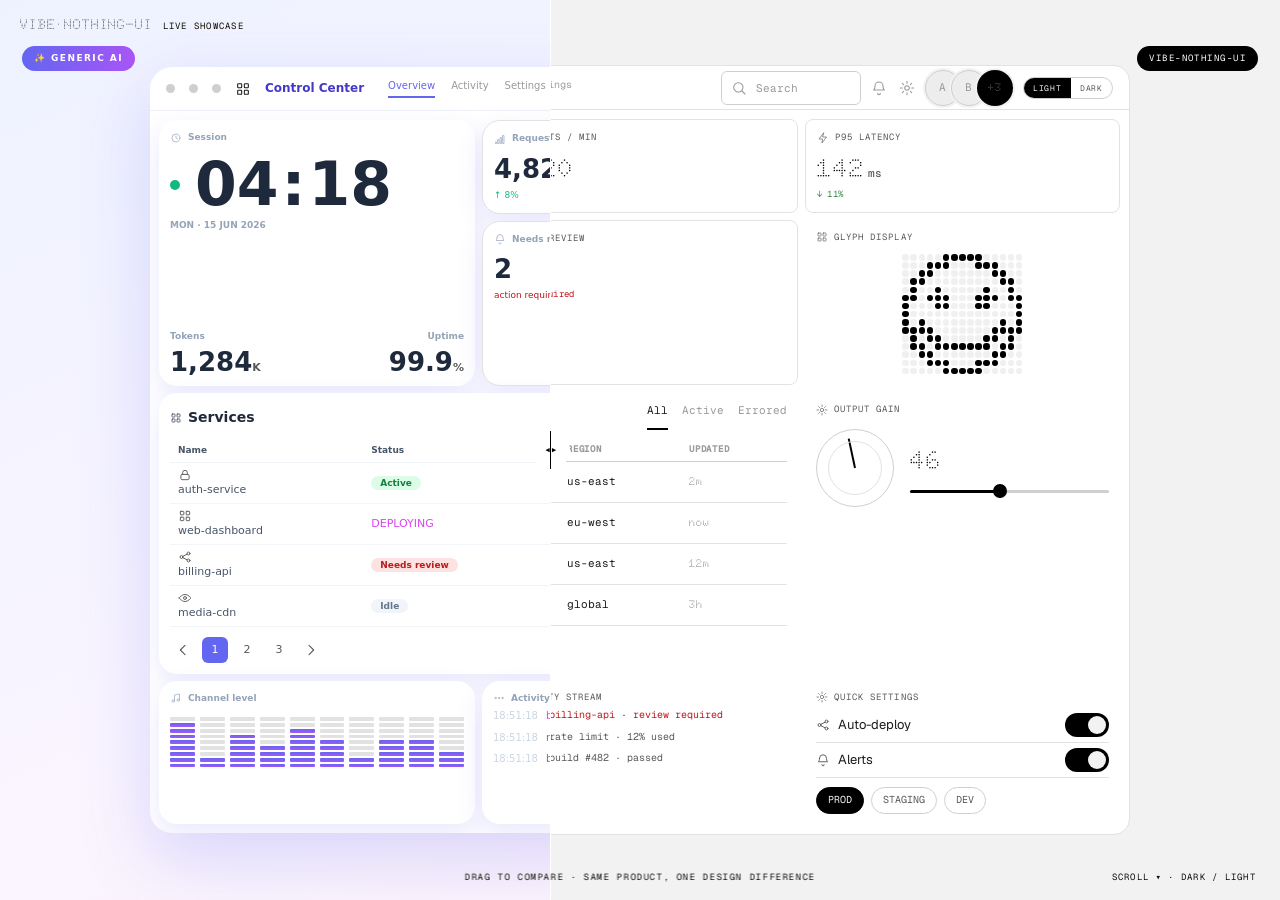
<file: vibe-nothing-ui-design/showcase.html>
<!doctype html>
<html lang="en" data-theme="light">
<head>
<meta charset="UTF-8">
<meta name="viewport" content="width=device-width, initial-scale=1.0">
<title>Vibe-Nothing-UI-Design · live showcase</title>
<link rel="stylesheet" href="css/nothing-ui.css">
<style>
html,body{height:100%}
body{overflow:hidden;background:#0a0a0a}
/* tokens.css ships dark as :root default + a [data-theme=light] override, but no [data-theme=dark]
   rule — so a dark region inside a light page needs the dark palette restated here. */
[data-theme="dark"]{
  --bg:#000;--surface:#0C0C0C;--raised:#171717;--line:#262626;--line-2:#3A3A3A;
  --muted:#5A5A5A;--secondary:#8C8C8C;--primary:#EDEDED;--display:#FFF;
  --accent:#D71921;--accent-ink:#FFFFFF;--accent-text:#FF4438;
  --success:#7BE38A;--warning:#F2C94C;--error:#FF5247;
  --dotbg:rgba(255,255,255,.48);--glass:rgba(16,16,16,.9);--glass-brd:rgba(255,255,255,.09);
}
main{height:100vh;overflow-y:auto;scroll-snap-type:y mandatory;scroll-behavior:smooth}
.stage{height:100vh;position:relative;overflow:hidden;user-select:none;-webkit-user-select:none;cursor:grab;scroll-snap-align:start}
.stage:active{cursor:grabbing}
.brand{position:fixed;top:15px;left:20px;z-index:60;display:flex;gap:10px;align-items:baseline;mix-blend-mode:difference;color:#fff;pointer-events:none}
.brand .w{font-family:var(--f-display);font-weight:500;font-size:14px;letter-spacing:.06em}
.brand .s{font-family:var(--f-mono);font-size:9px;letter-spacing:.14em}
.hint{position:absolute;bottom:16px;left:50%;transform:translateX(-50%);z-index:40;mix-blend-mode:difference;color:#fff;font-family:var(--f-mono);font-size:9px;letter-spacing:.18em;pointer-events:none;animation:hp 2.6s ease-in-out infinite}
@keyframes hp{0%,100%{opacity:.85}50%{opacity:.3}}

/* comparison */
.cmp-layer{position:absolute;inset:0;display:flex;align-items:center;justify-content:center}
.cmp-layer.a{z-index:1}
.cmp-layer.b{z-index:2;clip-path:inset(0 0 0 var(--cut,50%))}
.divider{position:absolute;top:0;bottom:0;left:var(--cut,50%);z-index:30;pointer-events:none}
.divider::before{content:"";position:absolute;top:0;bottom:0;left:-.5px;width:1px;background:#fff;mix-blend-mode:difference}
.divider .grip{position:absolute;top:50%;left:0;transform:translate(-50%,-50%);width:38px;height:38px;border-radius:50%;background:#fff;mix-blend-mode:difference;display:grid;place-items:center;color:#000;font-family:var(--f-mono);font-size:11px}
.corner{position:absolute;top:46px;font-family:var(--f-mono);font-size:9px;letter-spacing:.16em;text-transform:uppercase;padding:6px 12px;border-radius:999px;z-index:20}
.corner.l{left:22px}.corner.r{right:22px}.corner.nt{background:#000;color:#fff}

/* layer backgrounds */
.cmp-layer.a{background:linear-gradient(155deg,#eef2ff,#faf5ff 55%,#fdf2f8)}
.cmp-layer.b{background:var(--bg)}
.dots{position:absolute;inset:0;z-index:0;pointer-events:none;background-image:radial-gradient(var(--dotbg) 1.3px,transparent 1.7px);background-size:120px 120px;mix-blend-mode:difference}
/* stage 2 = the same Vibe UI, dark vs light (both Nothing-styled) */
#s2 .cmp-layer.a{background:var(--bg)}
#s2 .tg{display:none}
.scrollhint{position:absolute;bottom:16px;right:24px;z-index:40;mix-blend-mode:difference;color:#fff;font-family:var(--f-mono);font-size:9px;letter-spacing:.14em;pointer-events:none}

/* ===== shared dashboard window (identical structure both sides) ===== */
.dash{position:relative;z-index:1;width:min(980px,88vw);border-radius:16px;overflow:hidden;background:var(--surface);border:1px solid var(--line)}
.topbar{height:44px;display:flex;align-items:center;gap:14px;padding:0 16px;border-bottom:1px solid var(--line)}
.topbar .tl{width:9px;height:9px;border-radius:50%;background:var(--line-2)}
.topbar .nm{font-family:var(--f-display);font-weight:500;font-size:12px;letter-spacing:.05em;color:var(--display);margin-right:4px}
.topbar .nv{display:flex;gap:16px;margin-left:6px}
.topbar .nv span{font-family:var(--f-mono);font-size:10px;color:var(--muted);cursor:pointer;padding-bottom:2px;border-bottom:2px solid transparent}
.topbar .nv span.on{color:var(--primary);border-color:var(--display)}
.topbar .rt{margin-left:auto;display:flex;align-items:center;gap:10px}
.tg{display:flex;border:1px solid var(--line-2);border-radius:999px;overflow:hidden}
.tg button{font-family:var(--f-mono);font-size:8px;letter-spacing:.1em;padding:5px 9px;background:transparent;color:var(--secondary);border:0;cursor:pointer}
.tg button.on{background:var(--display);color:var(--bg)}
.dgrid{display:grid;grid-template-columns:repeat(12,1fr);grid-auto-flow:row dense;gap:7px;padding:9px}
.cell{background:var(--glass);-webkit-backdrop-filter:blur(12px);backdrop-filter:blur(12px);border-radius:var(--r-md);padding:11px;min-width:0}
.c-focal{grid-column:span 4;grid-row:span 2;display:flex;flex-direction:column}
.c-m1,.c-m2,.c-rev,.c-glyph,.c-gain,.c-set{grid-column:span 4}
.c-table{grid-column:span 8}
.c-level{grid-column:span 4}.c-stream{grid-column:span 4}
.lab{font-family:var(--f-mono);font-size:9px;letter-spacing:.12em;text-transform:uppercase;color:var(--secondary)}
.dnum{font-family:var(--f-display);font-weight:500;color:var(--display);line-height:1}
.clocknum{font-family:var(--f-display);font-weight:500;font-size:clamp(42px,5vw,60px);color:var(--display);line-height:.95;margin-top:12px;display:flex;align-items:center;gap:3px}
.clocknum .livedot{width:11px;height:11px}
.clocknum .livedot{width:10px;height:10px;border-radius:50%;background:var(--accent);margin-right:12px;animation:bk 1.3s steps(1) infinite}
@keyframes bk{0%,100%{opacity:1}50%{opacity:.25}}
.metric .v{font-size:26px;margin-top:6px}
.metric .v .u{font-family:var(--f-mono);font-size:11px;color:var(--secondary);margin-left:3px}
.metric .d{font-family:var(--f-mono);font-size:9px;margin-top:7px;letter-spacing:.04em;color:var(--success)}
.ttl{font-family:var(--f-display);font-weight:500;font-size:14px;letter-spacing:.03em;color:var(--display)}
.cell table{margin-top:8px}
.cell td,.cell th{padding:5px 8px}
.tnum{font-family:var(--f-display);font-weight:500}
/* one glyph display */
.gwrap{display:flex;flex-direction:column;align-items:center;gap:8px;margin-top:6px}
.gm{display:grid;gap:1.6px}
.gm i{aspect-ratio:1;border-radius:50%;background:var(--line);opacity:.5;transition:opacity .32s var(--ease),background .32s var(--ease)}
.gm i.on{background:var(--display);opacity:1}
/* output gain */
.gainrow{display:flex;align-items:center;gap:16px;margin-top:8px}
.gainrow .knobval{margin-top:0;font-size:26px}
/* channel level — vertical pixel/segment columns (up-down, independent) */
.lvl{display:flex;align-items:flex-end;gap:5px;height:50px;margin-top:8px}
.lvl .col{flex:1;display:flex;flex-direction:column-reverse;gap:2px;height:100%}
.lvl .col .sg{flex:1;background:var(--line);border-radius:1px;transition:background .14s linear}
.lvl .col .sg.on{background:var(--display)}
.lvl .col .sg.pk{background:var(--accent)}
.qr{display:flex;align-items:center;justify-content:space-between;padding:5px 0;border-bottom:1px solid var(--line)}
.qr:last-child{border:0}.qr .l{font-family:var(--f-ui);font-size:13px;color:var(--primary)}
.presets{display:flex;gap:7px;margin-top:9px}
/* icons sprinkled through the dashboard */
.lab,.ttl{display:inline-flex;align-items:center;gap:6px}
.lab .ico,.ttl .ico{width:12px;height:12px;flex-shrink:0;opacity:.85}
.ti{width:14px;height:14px;vertical-align:-3px;margin-right:8px;color:var(--secondary)}
.qr .l{display:inline-flex;align-items:center;gap:8px}
.qr .l .ico{width:14px;height:14px;color:var(--secondary)}
.icobtn{display:inline-flex;align-items:center;gap:12px;color:var(--muted)}
.icobtn .ico{width:16px;height:16px;cursor:pointer}
.icobtn .ico:hover{color:var(--primary)}
.stream.show{height:62px}

/* ===== generic-AI skin (.ai) — SAME structure, over-styled look ===== */
.ai .dash{background:#fff;border:0;box-shadow:0 26px 70px rgba(99,102,241,.22);border-radius:22px}
.ai .dash, .ai .dash *{font-family:system-ui,'Segoe UI',Roboto,sans-serif !important;letter-spacing:0 !important;text-transform:none !important}
.ai .topbar{border-bottom:1px solid #eef2f7}
.ai .topbar .nm{font-weight:800;color:#4338ca}
.ai .topbar .nv span.on{color:#6366f1;border-color:#6366f1}
.ai .tg{display:none}
.ai .cell{background:#fff;border-radius:18px;box-shadow:0 10px 26px rgba(99,102,241,.14);backdrop-filter:none}
.ai .lab{color:#94a3b8;font-weight:700}
.ai .dnum,.ai .clocknum,.ai .tnum,.ai .ttl,.ai .knobval{color:#1e293b !important;font-weight:800 !important}
.ai .clocknum .livedot{background:#10b981}
.ai .metric .d{color:#10b981}
.ai td,.ai th{border-color:#f1f5f9 !important;color:#475569 !important}
.ai .pill{border:0 !important;font-weight:700}
.ai .pill.a{background:#dcfce7;color:#15803d}.ai .pill.i{background:#f1f5f9;color:#64748b}.ai .pill.sig{background:#fee2e2;color:#b91c1c}
.ai .row-live{color:#d946ef}.ai .row-live .d{background:#d946ef}.ai .dtrk::after{background:#d946ef}
.ai .gm i.on{background:#6366f1}
.ai .knob{border-color:#c7d2fe}.ai .knob::after{border-color:#e0e7ff}.ai .knob .ind{background:#6366f1}
.ai .track-fill,.ai .track-fill>i{background:linear-gradient(90deg,#6366f1,#d946ef)!important}.ai .track-fill>b{background:#6366f1}
.ai .lvl .col .sg.on{background:linear-gradient(180deg,#6366f1,#a855f7)}.ai .lvl .col .sg.pk{background:#ec4899}
.ai .switch.on{background:linear-gradient(90deg,#6366f1,#d946ef)}
.ai .chip{border:0;background:#eef2ff;color:#6366f1}.ai .chip.on{background:linear-gradient(90deg,#6366f1,#a855f7);color:#fff}
.ai .stream .s-l{color:#64748b}.ai .stream .s-l .t{color:#cbd5e1}.ai .stream .s-l.sig{color:#d946ef}
.ai .pager a.on{background:#6366f1;color:#fff}
.ai .withicon .inp{border-color:#e2e8f0}
.ai .ava{background:#eef2ff;color:#6366f1;border:0}.ai .ava.more{background:#6366f1;color:#fff}

@media(max-width:880px){.c-table,.c-stream{grid-column:span 12}.c-m1,.c-m2,.c-rev,.c-glyph,.c-gain,.c-level,.c-set{grid-column:span 6}.c-focal{grid-column:span 12;grid-row:span 1}}
</style>
</head>
<body>
<svg width="0" height="0" style="position:absolute" aria-hidden="true"><defs>
<symbol id="i-signal" viewBox="0 0 24 24"><path d="M3 18h2v3H3zM8 13h2v8H8zM13 9h2v12h-2zM18 5h2v16h-2z"/></symbol>
<symbol id="i-wifi" viewBox="0 0 24 24"><path d="M2 8.5a16 16 0 0 1 20 0M5 12a11 11 0 0 1 14 0M8 15.5a6 6 0 0 1 8 0"/><circle cx="12" cy="19" r="1"/></symbol>
<symbol id="i-battery" viewBox="0 0 24 24"><rect x="3" y="8" width="16" height="8" rx="2"/><path d="M21 11v2"/><path d="M6 11v2"/></symbol>
<symbol id="i-bell" viewBox="0 0 24 24"><path d="M6 9a6 6 0 0 1 12 0c0 5 2 6 2 6H4s2-1 2-6M10 20a2 2 0 0 0 4 0"/></symbol>
<symbol id="i-search" viewBox="0 0 24 24"><circle cx="11" cy="11" r="7"/><path d="M21 21l-4.5-4.5"/></symbol>
<symbol id="i-gear" viewBox="0 0 24 24"><circle cx="12" cy="12" r="3.4"/><path d="M12 2v3M12 19v3M2 12h3M19 12h3M5 5l2 2M17 17l2 2M19 5l-2 2M7 17l-2 2"/></symbol>
<symbol id="i-plus" viewBox="0 0 24 24"><path d="M12 5v14M5 12h14"/></symbol>
<symbol id="i-check" viewBox="0 0 24 24"><path d="M4 12l5 5L20 6"/></symbol>
<symbol id="i-chev-r" viewBox="0 0 24 24"><path d="M9 5l7 7-7 7"/></symbol>
<symbol id="i-chev-l" viewBox="0 0 24 24"><path d="M15 5l-7 7 7 7"/></symbol>
<symbol id="i-grid" viewBox="0 0 24 24"><rect x="4" y="4" width="6" height="6" rx="1"/><rect x="14" y="4" width="6" height="6" rx="1"/><rect x="4" y="14" width="6" height="6" rx="1"/><rect x="14" y="14" width="6" height="6" rx="1"/></symbol>
<symbol id="i-user" viewBox="0 0 24 24"><circle cx="12" cy="8" r="4"/><path d="M4 21c0-4 4-6 8-6s8 2 8 6"/></symbol>
<symbol id="i-lock" viewBox="0 0 24 24"><rect x="5" y="11" width="14" height="9" rx="2"/><path d="M8 11V8a4 4 0 0 1 8 0v3"/></symbol>
<symbol id="i-clock" viewBox="0 0 24 24"><circle cx="12" cy="12" r="8"/><path d="M12 8v4l3 2"/></symbol>
<symbol id="i-music" viewBox="0 0 24 24"><path d="M9 18V6l10-2v12"/><circle cx="6.5" cy="18" r="2.5"/><circle cx="16.5" cy="16" r="2.5"/></symbol>
<symbol id="i-more" viewBox="0 0 24 24"><circle cx="5" cy="12" r="1.4"/><circle cx="12" cy="12" r="1.4"/><circle cx="19" cy="12" r="1.4"/></symbol>
<symbol id="i-share" viewBox="0 0 24 24"><circle cx="6" cy="12" r="2.5"/><circle cx="18" cy="6" r="2.5"/><circle cx="18" cy="18" r="2.5"/><path d="M8 11l8-4M8 13l8 4"/></symbol>
<symbol id="i-eye" viewBox="0 0 24 24"><path d="M2 12s4-6 10-6 10 6 10 6-4 6-10 6-10-6-10-6z"/><circle cx="12" cy="12" r="2.5"/></symbol>
<symbol id="i-bolt" viewBox="0 0 24 24"><path d="M13 2L4 14h7l-1 8 9-12h-7z"/></symbol>
</defs></svg>
<div class="brand"><span class="w">VIBE·NOTHING-UI</span><span class="s">LIVE SHOWCASE</span></div>

<main id="main">
<section class="stage" id="s1" style="--cut:50%">
  <div class="cmp-layer a ai"><div class="host"></div><span class="corner l" style="background:linear-gradient(90deg,#6366f1,#a855f7);color:#fff;font-family:system-ui;font-weight:700">✨ Generic AI</span></div>
  <div class="cmp-layer b"><div class="dots"></div><div class="host"></div><span class="corner r nt">Vibe-Nothing-UI</span></div>
  <div class="divider"><span class="grip">◂▸</span></div>
  <div class="hint">DRAG TO COMPARE · SAME PRODUCT, ONE DESIGN DIFFERENCE</div>
  <div class="scrollhint">SCROLL ▾ · DARK / LIGHT</div>
</section>

<section class="stage" id="s2" style="--cut:50%">
  <div class="cmp-layer a" data-theme="dark"><div class="dots"></div><div class="host"></div><span class="corner l" style="background:#fff;color:#000">Dark</span></div>
  <div class="cmp-layer b" data-theme="light"><div class="dots"></div><div class="host"></div><span class="corner r" style="background:#000;color:#fff">Light</span></div>
  <div class="divider"><span class="grip">◂▸</span></div>
  <div class="hint">DRAG · DARK ⟷ LIGHT — SAME UI, ONE ATTRIBUTE</div>
</section>
</main>

<script>
/* ---- one shared dashboard, rendered into both layers ---- */
const DASH=`
<div class="dash">
  <div class="topbar"><span class="tl"></span><span class="tl"></span><span class="tl"></span><svg class="ico" style="width:16px;height:16px"><use href="#i-grid"/></svg><span class="nm">Control Center</span>
    <div class="nv"><span class="on">Overview</span><span>Activity</span><span>Settings</span></div>
    <div class="rt"><div class="withicon" style="width:140px"><svg class="ico sm"><use href="#i-search"/></svg><input class="inp" placeholder="Search"></div>
      <span class="icobtn"><svg class="ico"><use href="#i-bell"/></svg><svg class="ico"><use href="#i-gear"/></svg></span>
      <div class="avg"><div class="ava">A</div><div class="ava">B</div><div class="ava more">+3</div></div>
      <div class="tg"><button class="lt on">LIGHT</button><button class="dk">DARK</button></div></div>
  </div>
  <div class="dgrid">
    <div class="cell c-focal"><span class="lab"><svg class="ico"><use href="#i-clock"/></svg>Session</span>
      <div class="clocknum"><span class="livedot"></span><span class="hh">00</span>:<span class="mm">00</span></div>
      <span class="lab" style="margin-top:6px">MON · 15 JUN 2026</span>
      <div style="flex:1"></div>
      <div style="display:flex;justify-content:space-between;align-items:flex-end"><div><span class="lab">Tokens</span><div class="dnum tv" data-to="1284" style="font-size:26px;margin-top:5px">0<span class="u" style="font-family:var(--f-mono);font-size:11px;color:var(--secondary)">K</span></div></div>
        <div style="text-align:right"><span class="lab">Uptime</span><div class="dnum" style="font-size:26px;margin-top:5px">99.9<span class="u" style="font-family:var(--f-mono);font-size:11px;color:var(--secondary)">%</span></div></div></div>
    </div>
    <div class="cell metric c-m1"><span class="lab"><svg class="ico"><use href="#i-signal"/></svg>Requests / min</span><div class="dnum v tv" data-to="4820">0</div><div class="d">↑ 8%</div></div>
    <div class="cell metric c-m2"><span class="lab"><svg class="ico"><use href="#i-bolt"/></svg>p95 latency</span><div class="dnum v tv" data-to="142">0<span class="u">ms</span></div><div class="d">↓ 11%</div></div>
    <div class="cell metric c-rev"><span class="lab"><svg class="ico"><use href="#i-bell"/></svg>Needs review</span><div class="dnum v" style="color:var(--accent-text)">2</div><div class="d" style="color:var(--accent-text)">action required</div></div>
    <div class="cell c-glyph"><span class="lab"><svg class="ico"><use href="#i-grid"/></svg>Glyph display</span>
      <div class="gwrap"><div class="gm" data-glyph="smiley"></div></div>
    </div>
    <div class="cell c-table">
      <div style="display:flex;align-items:center"><span class="ttl"><svg class="ico"><use href="#i-grid"/></svg>Services</span><span style="flex:1"></span>
        <div class="tabs" style="border:0;gap:14px"><span class="on">All</span><span>Active</span><span>Errored</span></div></div>
      <table><thead><tr><th>Name</th><th>Status</th><th>Region</th><th>Updated</th></tr></thead><tbody>
        <tr><td><svg class="ico ti"><use href="#i-lock"/></svg>auth-service</td><td><span class="pill a">Active</span></td><td>us-east</td><td class="tnum">2m</td></tr>
        <tr><td><svg class="ico ti"><use href="#i-grid"/></svg>web-dashboard</td><td><span class="row-live"><span class="d"></span>DEPLOYING</span><div class="dtrk"></div></td><td>eu-west</td><td class="tnum">now</td></tr>
        <tr><td><svg class="ico ti"><use href="#i-share"/></svg>billing-api</td><td><span class="pill sig">Needs review</span></td><td>us-east</td><td class="tnum">12m</td></tr>
        <tr><td><svg class="ico ti"><use href="#i-eye"/></svg>media-cdn</td><td><span class="pill i">Idle</span></td><td>global</td><td class="tnum">3h</td></tr>
      </tbody></table>
      <div class="pager" style="margin-top:10px"><a><svg class="ico sm"><use href="#i-chev-l"/></svg></a><a class="on">1</a><a>2</a><a>3</a><a><svg class="ico sm"><use href="#i-chev-r"/></svg></a></div>
    </div>
    <div class="cell c-gain"><span class="lab"><svg class="ico"><use href="#i-gear"/></svg>Output gain</span>
      <div class="gainrow"><div class="knob"><span class="ind"></span></div>
        <div style="flex:1"><div class="knobval">50</div><div class="track-fill" style="margin-top:10px"><i style="width:50%"></i><b style="left:50%"></b></div></div></div>
    </div>
    <div class="cell c-level"><span class="lab"><svg class="ico"><use href="#i-music"/></svg>Channel level</span><div class="lvl"></div></div>
    <div class="cell c-stream"><span class="lab"><svg class="ico"><use href="#i-more"/></svg>Activity stream</span><div class="stream show"></div></div>
    <div class="cell c-set"><span class="lab"><svg class="ico"><use href="#i-gear"/></svg>Quick settings</span>
      <div class="qr"><span class="l"><svg class="ico"><use href="#i-share"/></svg>Auto-deploy</span><div class="switch on" onclick="this.classList.toggle('on')"></div></div>
      <div class="qr"><span class="l"><svg class="ico"><use href="#i-bell"/></svg>Alerts</span><div class="switch on" onclick="this.classList.toggle('on')"></div></div>
      <div class="presets"><span class="chip on">PROD</span><span class="chip">STAGING</span><span class="chip">DEV</span></div>
    </div>
  </div>
</div>`;
document.querySelectorAll('.host').forEach(h=>h.innerHTML=DASH);
const dashes=[...document.querySelectorAll('.dash')];

/* counters (Doto) */
document.querySelectorAll('.tv[data-to]').forEach(el=>{const to=+el.getAttribute('data-to');const u=el.querySelector('.u');const uh=u?u.outerHTML:'';let s=null;const D=1200;
  const f=t=>{if(!s)s=t;const k=Math.min(1,(t-s)/D);const e=k<.5?4*k*k*k:1-Math.pow(-2*k+2,3)/2;el.innerHTML=Math.round(to*e).toLocaleString()+uh;if(k<1)requestAnimationFrame(f);else el.innerHTML=to.toLocaleString()+uh;};requestAnimationFrame(f);});

/* focal clock counts up */
let ct=4*60+17;const pad=n=>String(n).padStart(2,'0');
setInterval(()=>{ct++;dashes.forEach(d=>{d.querySelector('.hh').textContent=pad(Math.floor(ct/60));d.querySelector('.mm').textContent=pad(ct%60);});},1000);
dashes.forEach(d=>{d.querySelector('.hh').textContent='04';d.querySelector('.mm').textContent='17';});

/* knobs — interactive + gentle idle drift; fader follows */
dashes.forEach(d=>{const kn=d.querySelector('.knob'),kv=d.querySelector('.knobval'),fi=d.querySelector('.track-fill>i'),fb=d.querySelector('.track-fill>b');
  let v=50,drag=false,sy=0,sv=50,idle=0;
  const apply=x=>{v=Math.max(0,Math.min(100,x));kn.style.setProperty('--a',(-135+v/100*270)+'deg');kv.textContent=Math.round(v);if(fi)fi.style.width=v+'%';if(fb)fb.style.left=v+'%';};
  apply(50);
  kn.addEventListener('pointerdown',e=>{drag=true;sy=e.clientY;sv=v;kn.setPointerCapture(e.pointerId);e.stopPropagation();});
  kn.addEventListener('pointermove',e=>{if(drag){apply(sv+(sy-e.clientY)*0.7);e.stopPropagation();}});
  const st=()=>drag=false;kn.addEventListener('pointerup',st);kn.addEventListener('pointercancel',st);
  setInterval(()=>{if(!drag){idle+=0.5;apply(50+Math.sin(idle)*16);}},120);});

/* channel level — independent vertical pixel columns easing toward targets */
const SEG=9,COLS=10;
dashes.forEach(d=>{const lvl=d.querySelector('.lvl');
  for(let c=0;c<COLS;c++){const col=document.createElement('div');col.className='col';
    for(let s=0;s<SEG;s++)col.appendChild(Object.assign(document.createElement('div'),{className:'sg'}));lvl.appendChild(col);}
  const cols=[...lvl.children].map(col=>({el:col,segs:[...col.children],cur:2,tar:2}));
  setInterval(()=>cols.forEach(c=>c.tar=1+Math.random()*(SEG-1)),460);
  (function frame(){cols.forEach(c=>{c.cur+=(c.tar-c.cur)*0.22;const lit=Math.round(c.cur);
    c.segs.forEach((s,i)=>{s.className='sg'+(i<lit?' on':'');});});requestAnimationFrame(frame);})();});

/* activity stream */
const L=[['agent · 3 files changed',0],['build #482 · passed',0],['rate limit · 12% used',0],['billing-api · review required',1],['cache · purged',0],['webhook · delivered',0],['session · opened',0]];
let li=0;
function pushAll(){const dt=new Date();const t=pad(dt.getHours())+':'+pad(dt.getMinutes())+':'+pad(dt.getSeconds());const[m,sig]=L[li++%L.length];
  dashes.forEach(d=>{const st=d.querySelector('.stream');const r=document.createElement('div');r.className='s-l'+(sig?' sig':'');r.innerHTML='<span class="t">'+t+'</span>'+m;st.prepend(r);while(st.children.length>5)st.removeChild(st.lastChild);});}
for(let k=0;k<4;k++)pushAll();setInterval(pushAll,2000);

/* one glyph · emoji-style smiley — round face, big round eyes (blink), a clear wide smile; smooth */
const GN=15,GC=7,GR=7.3;
const glyphs=[...document.querySelectorAll('.gm[data-glyph]')].map(el=>{el.style.gridTemplateColumns='repeat('+GN+',1fr)';el.style.width='120px';const cells=[];
  for(let y=0;y<GN;y++)for(let x=0;x<GN;x++){const i=document.createElement('i');el.appendChild(i);i._x=x;i._y=y;i._m=Math.hypot(x-GC,y-GC)<=GR;cells.push(i);}return cells;});
let gt=0;
function glyphFrame(){gt+=0.035;
  const phase=gt%3.6, blink=phase>3.32;             // brief blink every ~3.6s
  const sm=4.8+(Math.sin(gt*0.8)*0.5+0.5)*0.6;       // smile gently widens
  const ex=2.8, ey=GC-1.7;
  glyphs.forEach(cells=>cells.forEach(i=>{ if(!i._m){i.classList.remove('on');return;}
    const x=i._x,y=i._y,d=Math.hypot(x-GC,y-GC);
    const face=d>=6.2&&d<=7.3;
    const eyes=blink
      ? (Math.abs(y-ey)<=0.55 && (Math.abs(x-(GC-ex))<=1.4||Math.abs(x-(GC+ex))<=1.4))
      : (Math.hypot(x-(GC-ex),y-ey)<=1.35||Math.hypot(x-(GC+ex),y-ey)<=1.35);
    const md=Math.hypot(x-GC,y-(GC-1.7));
    const mouth=md>=sm&&md<=sm+1.3&&y>GC+0.7;
    i.classList.toggle('on',face||eyes||mouth);
  }));
  requestAnimationFrame(glyphFrame);}
glyphFrame();

/* per-dash theme toggle (vibe side); default light */
document.querySelectorAll('.cmp-layer.b .tg').forEach(tg=>{const lt=tg.querySelector('.lt'),dk=tg.querySelector('.dk'),dash=tg.closest('.dash');
  lt.onclick=e=>{e.stopPropagation();dash.setAttribute('data-theme','light');lt.classList.add('on');dk.classList.remove('on');};
  dk.onclick=e=>{e.stopPropagation();dash.setAttribute('data-theme','dark');dk.classList.add('on');lt.classList.remove('on');};});

/* light per-section interactions (tabs / pager / chips) scoped to stage */
document.addEventListener('click',e=>{
  const t=e.target.closest('.nv span,.tabs span');if(t){[...t.parentElement.children].forEach(c=>c.classList.remove('on'));t.classList.add('on');}
  const pg=e.target.closest('.pager a');if(pg&&/^\d+$/.test(pg.textContent.trim())){pg.parentElement.querySelectorAll('a').forEach(a=>a.classList.remove('on'));pg.classList.add('on');}
  const ch=e.target.closest('.chip');if(ch){[...ch.parentElement.children].forEach(c=>c.classList.remove('on'));ch.classList.add('on');}
});

/* draggable compare divider — per stage */
const ease=t=>t<.5?4*t*t*t:1-Math.pow(-2*t+2,3)/2;
document.querySelectorAll('.stage').forEach(st=>{let cdrag=false;
  const setCut=p=>{p=Math.max(6,Math.min(94,p));st.style.setProperty('--cut',p+'%');};
  st.addEventListener('pointerdown',e=>{if(e.target.closest('.knob,input,.switch,a,.nv span,.tabs span,.chip,.tg'))return;cdrag=true;st.setPointerCapture(e.pointerId);setCut(e.clientX/innerWidth*100);});
  st.addEventListener('pointermove',e=>{if(cdrag)setCut(e.clientX/innerWidth*100);});
  st.addEventListener('pointerup',()=>cdrag=false);st.addEventListener('pointercancel',()=>cdrag=false);
  st._sweep=()=>{const seq=[[50,78],[78,24],[24,50]];let i=0;(function leg(){if(i>=seq.length)return;const[a,b]=seq[i++];const t0=performance.now(),D=760;
    (function f(n){const k=Math.min(1,(n-t0)/D);setCut(a+(b-a)*ease(k));k<1?requestAnimationFrame(f):leg();})(t0);})();};});
/* auto-sweep each stage once when it scrolls into view */
const swObs=new IntersectionObserver(es=>es.forEach(en=>{if(en.isIntersecting&&!en.target._swept){en.target._swept=1;setTimeout(()=>en.target._sweep&&en.target._sweep(),400);}}),{threshold:.55});
document.querySelectorAll('.stage').forEach(s=>swObs.observe(s));
</script>
</body>
</html>
</file>
<file: vibe-nothing-ui-design/css/nothing-ui.css>
@import url('tokens.css');

/* nothing-ui · components */

*{margin:0;padding:0;box-sizing:border-box}
html{scroll-behavior:smooth}
body{background-color:var(--bg);color:var(--primary);font-family:var(--f-mono);font-size:11px;line-height:1.45;
  font-variation-settings:'ROND' 100;-webkit-font-smoothing:antialiased;transition:background-color .35s var(--ease),color .35s var(--ease)}
/* Sparse dot grid as a LOCAL-INVERSE overlay: a fixed white-dot field with mix-blend-mode:difference,
   so each dot takes the contrast of the surface BEHIND it — on light surfaces it reads as soft grey,
   on dark surfaces it reads as light (and vice-versa) — automatically, in BOTH themes, no per-theme color.
   z-index:-1 keeps it BEHIND all cards (cards are always the top layer and cover the dots). Thin (~1.3px), sparse (120px). */
body::before{content:"";position:fixed;inset:0;z-index:-1;pointer-events:none;
  background-image:radial-gradient(rgba(255,255,255,.42) 1.3px, transparent 1.7px);
  background-size:120px 120px;background-attachment:fixed;mix-blend-mode:difference}
::selection{background:var(--accent);color:var(--accent-ink)}
.label{font-family:var(--f-mono);font-size:9px;letter-spacing:.12em;text-transform:uppercase;color:var(--secondary)}
.fdisplay{font-family:var(--f-display);color:var(--display)} .fui{font-family:var(--f-ui)} .mono{font-family:var(--f-mono)}
.editorial{font-family:var(--f-editorial);font-style:italic}
.muted{color:var(--secondary)} .faint{color:var(--muted)}
.ico{width:22px;height:22px;stroke:currentColor;fill:none;stroke-width:1.6;stroke-linecap:round;stroke-linejoin:round;display:block}
.ico.sm{width:16px;height:16px}
/* dot-matrix icons: real 9×9 grid, every cell a COMPLETE round dot (no mask — mask clips dots into partial circles).
   SCALABLE: size driven by --gs (default 30px); gap scales proportionally. Resize with e.g. style="--gs:48px" or set --gs on a parent. */
.gico{display:inline-grid;grid-template-columns:repeat(9,1fr);grid-auto-rows:1fr;gap:calc(var(--gs,30px)/20);width:var(--gs,30px);height:var(--gs,30px)}
.gico i{aspect-ratio:1}
.gico i.on{border-radius:50%;background:currentColor}

/* theme toggle */
.fab{position:fixed;top:18px;right:18px;z-index:80;display:flex;border:1px solid var(--line-2);border-radius:var(--r-pill);overflow:hidden;background:var(--surface)}
.fab button{font-family:var(--f-mono);font-size:9px;letter-spacing:.1em;padding:6px 11px;background:transparent;color:var(--secondary);border:0;cursor:pointer}
.fab button[aria-pressed="true"]{background:var(--display);color:var(--bg)}

/* poster grid — hairline-connected modules */
.poster{display:grid;grid-template-columns:repeat(12,1fr);grid-auto-flow:row dense;gap:12px}
.mod{background:var(--glass);-webkit-backdrop-filter:blur(16px);backdrop-filter:blur(16px);border-radius:var(--r-md);padding:22px;min-width:0}
.s2{grid-column:span 2}.s3{grid-column:span 3}.s4{grid-column:span 4}.s5{grid-column:span 5}
.s6{grid-column:span 6}.s7{grid-column:span 7}.s8{grid-column:span 8}.s9{grid-column:span 9}.s12{grid-column:span 12}
@media(max-width:1100px){.s2,.s3,.s4,.s5{grid-column:span 6}.s7,.s8,.s9{grid-column:span 12}}
@media(max-width:680px){.mod{grid-column:span 12!important}}
.mhead{display:flex;align-items:baseline;gap:8px;margin-bottom:20px}
.mhead .no{font-family:var(--f-display);font-weight:500;font-size:11px;color:var(--secondary);letter-spacing:.05em}
.mhead .t{font-family:var(--f-mono);font-size:10px;letter-spacing:.14em;text-transform:uppercase;color:var(--primary)}
.mhead .ex{margin-left:auto;font-size:9px;color:var(--muted)}
h4.sub{font-size:9px;letter-spacing:.12em;text-transform:uppercase;color:var(--muted);margin:18px 0 12px}
h4.sub:first-of-type{margin-top:0}
.row{display:flex;gap:10px;flex-wrap:wrap;align-items:center}
.col{display:flex;flex-direction:column;gap:10px}

/* masthead module */
.brand .wm{font-family:var(--f-display);font-weight:500;font-size:clamp(34px,5vw,52px);color:var(--display);line-height:.9;letter-spacing:.04em}
.brand .ds{font-family:var(--f-head);font-weight:600;font-size:27px;margin-top:8px;letter-spacing:0;line-height:1}
.brand .v{color:var(--secondary);font-family:var(--f-display);font-weight:500;font-size:13px;margin-top:4px}
.brand p{color:var(--secondary);font-size:11px;line-height:1.7;margin-top:18px;max-width:34ch}

/* 01 color */
.swatches{display:flex;gap:14px;flex-wrap:wrap}
.sw{text-align:center}
.sw .c{width:54px;height:54px;border-radius:999px;border:1px solid var(--line-2);margin:0 auto 8px}
.sw .n{font-size:10px;color:var(--primary)}.sw .h{font-size:9px;color:var(--muted);font-family:var(--f-mono)}
.accent-sw{display:flex;align-items:center;gap:16px}
.accent-sw .c{width:64px;height:64px;border-radius:999px}
.bg-cols{display:flex;gap:28px;align-items:stretch}
@media(max-width:760px){.bg-cols{flex-direction:column}}
.bg-principles{flex:1;display:flex;flex-direction:column;justify-content:center}
.bg-lead{font-family:var(--f-ui);font-size:14px;line-height:1.6;color:var(--primary);max-width:46ch}
.bg-lead strong{color:var(--display)}
.bg-rules{list-style:none;margin-top:18px}
.bg-rules li{position:relative;padding:9px 0 9px 16px;border-bottom:1px solid var(--glass-brd);color:var(--secondary);font-size:12px;line-height:1.6}
.bg-rules li:last-child{border:0}
.bg-rules li::before{content:"·";position:absolute;left:2px;color:var(--primary)}
.bg-rules strong{color:var(--primary);font-weight:400;border-bottom:1px solid currentColor;padding-bottom:1px}
/* schematic that DEMONSTRATES local-inverse: ONE dot field crosses a dark + a light surface,
   appearing light over the dark half and dark over the light half (mix-blend-mode:difference).
   A card floats on top and covers the dots beneath it. */
.layer-demo{flex:1.05;position:relative;min-height:300px;border-radius:10px;overflow:hidden;isolation:isolate;display:flex}
.layer-demo .lyl{font-family:var(--f-mono);font-size:9px;letter-spacing:.08em;text-transform:uppercase}
.layer-demo .surf{flex:1;display:flex;align-items:flex-end;padding:12px;box-sizing:border-box}
.layer-demo .surf.dark{background:#0B0B0B;color:#7a7a7a}
.layer-demo .surf.light{background:#ECECEC;color:#8a8a8a}
.layer-demo .dotfield{position:absolute;inset:0;z-index:1;pointer-events:none;
  background-image:radial-gradient(rgba(255,255,255,.55) 1.7px,transparent 2.1px);background-size:18px 18px;mix-blend-mode:difference}
.layer-demo .democard{position:absolute;z-index:2;right:22px;top:42px;width:46%;height:156px;border-radius:8px;
  background:var(--glass);-webkit-backdrop-filter:blur(12px);backdrop-filter:blur(12px);border:1px solid var(--glass-brd);
  color:var(--primary);display:flex;align-items:flex-end;padding:12px;box-sizing:border-box}

/* 02 type */
.specimen{font-family:var(--f-display);color:var(--display);font-size:42px;line-height:1}
.glyphset{font-family:var(--f-display);color:var(--secondary);font-size:13px;line-height:1.9;letter-spacing:.12em;word-break:break-all;margin-top:10px}
.weights{display:flex;gap:18px;margin-top:14px;color:var(--secondary);font-family:var(--f-ui);font-size:13px}
.weights b{color:var(--primary)}
.editorial-specimen{font-family:var(--f-editorial);font-style:italic;font-weight:400;font-size:30px;line-height:1.05;
  color:var(--display);letter-spacing:-.025em;max-width:13ch}
.editorial-note{font-family:var(--f-mono);font-size:8px;line-height:1.5;letter-spacing:.08em;text-transform:uppercase;
  color:var(--muted);margin-top:8px;max-width:32ch}

/* 03 icons */
.icogrid{display:grid;grid-template-columns:repeat(8,1fr);gap:14px;color:var(--primary)}
.icogrid.lib{grid-template-columns:repeat(12,1fr);gap:16px}
.icogrid .i{display:grid;place-items:center;color:var(--primary);transition:color .2s var(--ease)}
.icogrid .i:hover{color:var(--accent-text)}
.dotglyphs{font-family:var(--f-display);color:var(--primary);font-size:30px;letter-spacing:.32em;margin-top:6px}
.punct-spec{display:flex;gap:30px;align-items:center;margin-top:10px}
.punct-spec .ps{display:flex;align-items:center;gap:10px}
.punct-spec .pl{font-size:9px;letter-spacing:.08em;text-transform:uppercase;color:var(--muted)}

/* Glyph Matrix · authentic 25×25 circular-masked panel (white LEDs on black, like Phone (3)) */
.gmx-wrap{display:flex;gap:22px;flex-wrap:wrap;align-items:flex-start}
.gmx-cell{display:flex;flex-direction:column;align-items:center;gap:9px}
.gmx{display:grid;grid-template-columns:repeat(25,1fr);gap:1.4px;width:clamp(150px,17vw,182px);aspect-ratio:1;padding:6.5%;border-radius:50%;background:#070707;border:1px solid #232323;box-sizing:border-box}
.gmx i{aspect-ratio:1;border-radius:50%}
.gmx i.void{background:transparent}
.gmx i.off{background:rgba(255,255,255,.06)}
.gmx i.on{background:#fff}
.gmx i.sig{background:var(--accent)}
.gmx-cell .label{font-size:8px}

/* 04 spacing */
.spaceruler{display:flex;align-items:flex-end;gap:3px;height:48px}
.spaceruler i{background:var(--secondary);width:7px}
.ruler-cap{display:flex;gap:3px;margin-top:6px;color:var(--muted);font-size:8px}
.ruler-cap span{width:7px;text-align:center}
.nest{position:relative;width:180px;height:120px;border:1px dashed var(--line-2);margin:24px auto 0;display:grid;place-items:center}
.nest .inner{width:90px;height:60px;border:1px dashed var(--line-2);display:grid;place-items:center}
.nest .core{width:40px;height:40px;border-radius:8px;background:var(--raised);display:grid;place-items:center;color:var(--secondary)}
.nest .m{position:absolute;font-size:8px;color:var(--muted)}

/* buttons */
.btn{font-family:var(--f-mono);font-size:11px;letter-spacing:.04em;padding:9px 16px;border-radius:var(--r-sm);cursor:pointer;background:transparent;display:inline-flex;align-items:center;gap:8px;transition:opacity var(--dur,.2s) var(--ease);border:0}
.btn:hover{opacity:.8}.btn:disabled{opacity:.3}
.btn-primary{background:var(--display);color:var(--bg)}
.btn-outline{border:1px solid var(--line-2);color:var(--primary)}
.btn-text{color:var(--primary);padding:9px 4px}
.btn-icon{width:38px;height:38px;border-radius:999px;border:1px solid var(--line-2);color:var(--primary);display:grid;place-items:center;padding:0;cursor:pointer;background:transparent}
.btn-icon:hover{border-color:var(--primary);color:var(--primary)}
.btn-sq{width:34px;height:34px;padding:0;justify-content:center;border-radius:var(--r-sm)}
.bstates .btn-primary.hv{opacity:.8}.bstates .btn-primary.pr{opacity:.6}

/* inputs */
.inp{width:100%;background:transparent;border:1px solid var(--line-2);border-radius:var(--r-sm);padding:9px 12px;color:var(--primary);font-family:var(--f-mono);font-size:11px}
.inp::placeholder{color:var(--muted)}
.inp:focus{outline:0;border-color:var(--primary)}
.inp.focused{border-color:var(--primary)}
.inp.dis{opacity:.4}
.field{margin-bottom:12px}.field .label{display:block;margin-bottom:6px}
.withicon{position:relative}.withicon .ico{position:absolute;left:10px;top:9px;color:var(--muted)}.withicon .inp{padding-left:34px}
.cbx{display:flex;align-items:center;gap:9px;margin-bottom:8px;color:var(--secondary)}
.box{width:18px;height:18px;border:1px solid var(--line-2);border-radius:4px;display:grid;place-items:center;color:var(--bg)}
.box.on{background:var(--display);border-color:var(--display)}
.rdo{width:18px;height:18px;border:1px solid var(--line-2);border-radius:999px;display:grid;place-items:center}
.rdo.on::after{content:"";width:9px;height:9px;border-radius:999px;background:var(--display)}

/* chips & tags */
.chip{display:inline-flex;align-items:center;gap:6px;font-family:var(--f-mono);font-size:10px;border:1px solid var(--line-2);padding:5px 11px;border-radius:var(--r-pill);color:var(--secondary);cursor:pointer}
.chip.on{background:var(--display);border-color:var(--display);color:var(--bg)}
.tag{font-family:var(--f-mono);font-size:10px;border:1px solid var(--line-2);padding:4px 10px;border-radius:var(--r-sm);color:var(--secondary)}
.tag.on{border-color:var(--primary);color:var(--primary)}.tag.dis{opacity:.4}

/* sliders */
.slider{appearance:none;width:100%;height:3px;background:var(--line-2);border-radius:999px;outline:0}
.slider::-webkit-slider-thumb{appearance:none;width:16px;height:16px;border-radius:999px;background:var(--display);cursor:pointer}
.track-fill{height:3px;background:var(--line-2);border-radius:999px;position:relative}
.track-fill>i{position:absolute;left:0;top:0;height:100%;background:var(--display);border-radius:999px}
.track-fill>b{position:absolute;top:50%;width:14px;height:14px;border-radius:999px;background:var(--display);transform:translate(-50%,-50%)}
.circ{position:relative;width:72px;height:72px}
.circ .n{position:absolute;inset:0;display:grid;place-items:center;font-family:var(--f-display);font-weight:500;font-size:16px;color:var(--display)}

/* navigation */
.navbar{display:flex;justify-content:space-around;border:1px solid var(--line-2);border-radius:var(--r-pill);padding:8px 6px}
.navbar .i{color:var(--muted);position:relative;padding:4px 10px}.navbar .i.on{color:var(--display)}
.tabs{display:flex;gap:20px;border-bottom:1px solid var(--line);padding-bottom:0}
.tabs span{padding-bottom:9px;color:var(--muted);font-size:11px;border-bottom:2px solid transparent}
.tabs span.on{color:var(--primary);border-color:var(--display)}
.pager{display:flex;gap:6px;align-items:center}
.pager a{width:26px;height:26px;border-radius:6px;display:grid;place-items:center;color:var(--secondary);border:1px solid transparent;font-family:var(--f-display);font-weight:500}
.pager a.on{background:var(--display);color:var(--bg)}
.sheet{border:1px solid var(--line-2);border-radius:var(--r-md);overflow:hidden}
.sheet .r{display:flex;align-items:center;gap:10px;padding:10px 12px;border-bottom:1px solid var(--line);color:var(--secondary)}
.sheet .r:last-child{border:0}.sheet .r .ico{color:var(--primary)}.sheet .r .h{margin-left:auto;color:var(--muted)}

/* alerts / toast */
.alert{display:flex;align-items:flex-start;gap:10px;padding:12px 14px;border-radius:var(--r-sm);border-left:3px solid;margin-bottom:10px;position:relative}
.alert .x{position:absolute;right:12px;top:12px;color:var(--muted);cursor:pointer}
.alert .ttl{font-family:var(--f-ui);font-weight:500;font-size:12px;color:var(--display)}
.alert .ds{font-size:10px;color:var(--secondary);margin-top:2px}
.alert.success{border-color:var(--success);background:color-mix(in srgb,var(--success) 9%,transparent)}.alert.success .ico{color:var(--success)}
.alert.warning{border-color:var(--warning);background:color-mix(in srgb,var(--warning) 9%,transparent)}.alert.warning .ico{color:var(--warning)}
.alert.error{border-color:var(--error);background:color-mix(in srgb,var(--error) 9%,transparent)}.alert.error .ico{color:var(--error)}

/* switches */
.switch{width:44px;height:24px;border-radius:999px;background:var(--line-2);position:relative;cursor:pointer;transition:background var(--dur,.2s) var(--ease);flex-shrink:0}
.switch::after{content:"";position:absolute;top:3px;left:3px;width:18px;height:18px;border-radius:999px;background:var(--muted);transition:transform var(--dur,.2s) var(--ease)}
.switch.on{background:var(--display)}.switch.on::after{transform:translateX(20px);background:var(--bg)}

/* avatar & badge */
.ava{width:46px;height:46px;border-radius:999px;background:var(--raised);display:grid;place-items:center;color:var(--muted);overflow:hidden;border:1px solid var(--line-2)}
.ava.ring{border:2px solid var(--display)}
.ava.add{border:1px dashed var(--line-2);color:var(--secondary)}
.bdot{position:relative}.bdot::after{content:"";position:absolute;top:0;right:0;width:11px;height:11px;border-radius:999px;background:var(--accent);border:2px solid var(--bg)}

/* cards */
.card{border-radius:var(--r-md);padding:14px;background:var(--glass);-webkit-backdrop-filter:blur(12px);backdrop-filter:blur(12px);transition:transform var(--dur,.2s) var(--ease)}
.card:hover{transform:translateY(-2px)}
.card .thumb{height:70px;border-radius:6px;background:var(--raised);margin-bottom:10px}
.card .ttl{font-family:var(--f-head);font-weight:600;font-size:18px;color:var(--display);line-height:1.1}
.card .ds{font-size:10px;color:var(--secondary);margin-top:3px}
.statbig{font-family:var(--f-display);font-weight:500;font-size:30px;color:var(--display)}

/* lists */
.list .li{display:flex;align-items:center;gap:12px;padding:12px 0;border-bottom:1px solid var(--line)}
.list .li:last-child{border:0}.list .li .tx{flex:1}.list .li .h{font-size:12px;color:var(--primary)}.list .li .s{font-size:10px;color:var(--muted)}

/* table */
table{width:100%;border-collapse:collapse}
th{font-size:9px;letter-spacing:.08em;text-transform:uppercase;color:var(--muted);text-align:left;padding:8px;border-bottom:1px solid var(--line-2)}
td{font-family:var(--f-mono);font-size:11px;padding:9px 8px;border-bottom:1px solid var(--line);color:var(--primary)}
.pill{font-size:9px;padding:2px 9px;border-radius:999px;text-transform:uppercase;letter-spacing:.05em}
.pill.a{background:var(--display);color:var(--bg)}.pill.i{border:1px solid var(--line-2);color:var(--muted)}

/* calendar */
.cal .ch{display:flex;justify-content:space-between;align-items:center;margin-bottom:12px}
.cal .ch .m{font-family:var(--f-ui);font-size:13px;color:var(--display)}
.cal .grid{display:grid;grid-template-columns:repeat(7,1fr);gap:4px;text-align:center}
.cal .grid .wd{font-size:8px;color:var(--muted);padding:4px 0}
.cal .grid .d{font-family:var(--f-display);font-weight:500;font-size:12px;padding:6px 0;border-radius:6px;color:var(--secondary)}
.cal .grid .d.today{background:var(--display);color:var(--bg)}
.cal .grid .d.sel{border:1px solid var(--display);color:var(--display)}

/* tooltip */
.tipwrap{display:flex;flex-direction:column;align-items:center;gap:30px;padding:14px 0}
.tip{background:var(--raised);border:1px solid var(--line-2);border-radius:6px;padding:7px 12px;font-size:11px;position:relative;color:var(--primary)}
.tip::after{content:"";position:absolute;bottom:-5px;left:50%;transform:translateX(-50%) rotate(45deg);width:8px;height:8px;background:var(--raised);border-right:1px solid var(--line-2);border-bottom:1px solid var(--line-2)}
.hovme{font-size:11px;color:var(--secondary)}

/* modal */
.modal{border:1px solid var(--line-2);border-radius:var(--r-md);overflow:hidden;background:var(--surface)}
.modal .mh{display:flex;justify-content:space-between;align-items:center;padding:14px 16px;border-bottom:1px solid var(--line)}
.modal .mh .t{font-family:var(--f-head);font-weight:600;font-size:19px;color:var(--display)}
.modal .mb{padding:16px;color:var(--secondary);font-size:11px;line-height:1.6}
.modal .mf{display:flex;justify-content:flex-end;gap:10px;padding:12px 16px;border-top:1px solid var(--line)}

/* progress & stepper */
.lp{height:6px;background:var(--line-2);border-radius:999px;overflow:hidden}.lp>i{display:block;height:100%;background:var(--display);width:60%}
.stepper{display:flex;align-items:center;margin-top:18px}
.stepper .st{width:26px;height:26px;border-radius:999px;border:1px solid var(--line-2);display:grid;place-items:center;font-family:var(--f-display);font-weight:500;font-size:12px;color:var(--muted)}
.stepper .st.on{background:var(--display);color:var(--bg);border-color:var(--display)}
.stepper .ln{flex:1;height:1px;background:var(--line-2)}

/* ========== EXTENDED COMPONENTS (22+) ========== */

/* 22 dropdown / menu */
.menu{border:1px solid var(--line-2);border-radius:var(--r-sm);background:var(--surface);overflow:hidden;width:200px}
.menu .mi{display:flex;align-items:center;gap:10px;padding:9px 12px;color:var(--secondary);cursor:pointer;font-family:var(--f-mono);font-size:11px}
.menu .mi:hover{background:var(--raised);color:var(--primary)}
.menu .mi .k{margin-left:auto;color:var(--muted);font-size:9px}
.menu .mi.danger{color:var(--error)}
.menu .sep{height:1px;background:var(--line);margin:4px 0}
.menu .grp{padding:8px 12px 4px;font-size:8px;letter-spacing:.12em;text-transform:uppercase;color:var(--muted)}

/* 23 accordion */
.acc{border-top:1px solid var(--line)}
.acc .it{border-bottom:1px solid var(--line)}
.acc .hd{display:flex;align-items:center;justify-content:space-between;padding:13px 2px;cursor:pointer;color:var(--primary);font-family:var(--f-ui);font-size:13px}
.acc .hd .sign{font-family:var(--f-display);color:var(--secondary);transition:transform .25s var(--ease)}
.acc .it.open .hd .sign{transform:rotate(45deg);color:var(--display)}
.acc .bd{max-height:0;overflow:hidden;transition:max-height .3s var(--ease);color:var(--secondary);font-size:11px;line-height:1.6}
.acc .it.open .bd{max-height:120px}
.acc .bd p{padding:0 2px 14px}

/* 24 breadcrumb */
.crumb{display:flex;align-items:center;gap:8px;font-family:var(--f-mono);font-size:10px;flex-wrap:wrap}
.crumb a{color:var(--muted);text-decoration:none}.crumb a:hover{color:var(--primary)}
.crumb .sl{color:var(--line-2)}
.crumb .cur{color:var(--primary)}

/* 25 avatar group */
.avg{display:flex}
.avg .ava{width:36px;height:36px;margin-left:-10px;box-shadow:0 0 0 2px var(--bg)}
.avg .ava:first-child{margin-left:0}
.avg .ava.more{background:var(--display);color:var(--bg);font-family:var(--f-display);font-size:11px;border:0}

/* 26 skeleton */
.skel{background:linear-gradient(90deg,var(--line) 25%,var(--line-2) 50%,var(--line) 75%);background-size:200% 100%;animation:shimmer 1.4s linear infinite;border-radius:var(--r-sm)}
@keyframes shimmer{to{background-position:-200% 0}}
.skel.ln{height:10px;margin-bottom:8px}.skel.ln.w60{width:60%}.skel.ln.w40{width:40%}
.skel.circ{width:46px;height:46px;border-radius:999px}

/* 27 command palette */
.cmd{border:1px solid var(--line-2);border-radius:var(--r-md);background:var(--surface);overflow:hidden}
.cmd .top{display:flex;align-items:center;gap:10px;padding:13px 14px;border-bottom:1px solid var(--line)}
.cmd .top input{flex:1;background:transparent;border:0;outline:0;color:var(--primary);font-family:var(--f-mono);font-size:12px}
.cmd .top .esc{font-size:8px;color:var(--muted);border:1px solid var(--line-2);border-radius:4px;padding:2px 6px}
.cmd .grp{padding:9px 14px 4px;font-size:8px;letter-spacing:.12em;text-transform:uppercase;color:var(--muted)}
.cmd .ci{display:flex;align-items:center;gap:10px;padding:8px 14px;color:var(--secondary);font-family:var(--f-mono);font-size:11px;cursor:pointer}
.cmd .ci.on,.cmd .ci:hover{background:var(--raised);color:var(--primary)}
.cmd .ci .k{margin-left:auto;color:var(--muted);font-size:9px}

/* 28 kbd + code */
.kbd{font-family:var(--f-mono);font-size:10px;color:var(--primary);background:var(--raised);border:1px solid var(--line-2);border-bottom-width:2px;border-radius:5px;padding:2px 7px;display:inline-block}
.code{font-family:var(--f-mono);font-size:11px;background:var(--surface);border:1px solid var(--line);border-radius:var(--r-sm);padding:13px 14px;color:var(--secondary);line-height:1.7;overflow-x:auto}
.code .cm{color:var(--muted)}.code .kw{color:var(--accent-text)}.code .st{color:var(--primary)}

/* 29 toast stack */
.toasts{display:flex;flex-direction:column;gap:8px}
.toast{display:flex;align-items:center;gap:11px;background:var(--surface);border:1px solid var(--line-2);border-radius:var(--r-sm);padding:11px 13px;min-width:240px}
.toast .ico{color:var(--display)}.toast.ok .ico{color:var(--success)}
.toast .tx{font-size:11px;color:var(--primary)}.toast .tx s{display:block;color:var(--muted);font-size:9px;text-decoration:none;margin-top:1px}
.toast .x{margin-left:auto;color:var(--muted);cursor:pointer}

/* 30 segmented control + button group */
.seg{display:inline-flex;border:1px solid var(--line-2);border-radius:var(--r-sm);padding:2px;background:var(--surface)}
.seg button{font-family:var(--f-mono);font-size:10px;padding:6px 14px;border:0;background:transparent;color:var(--secondary);cursor:pointer;border-radius:4px}
.seg button.on{background:var(--display);color:var(--bg)}
.bgroup{display:inline-flex}
.bgroup .btn{border:1px solid var(--line-2);border-radius:0;margin-left:-1px}
.bgroup .btn:first-child{border-radius:var(--r-sm) 0 0 var(--r-sm);margin-left:0}
.bgroup .btn:last-child{border-radius:0 var(--r-sm) var(--r-sm) 0}
.bgroup .btn.on{background:var(--display);color:var(--bg);border-color:var(--display);position:relative;z-index:1}

/* 31 empty state */
.empty{text-align:center;padding:30px 16px;border:1px dashed var(--line-2);border-radius:var(--r-md)}
.empty .gico{margin:0 auto 14px;color:var(--line-2)}
.empty .h{font-family:var(--f-head);font-size:17px;color:var(--primary)}
.empty .s{font-size:10px;color:var(--muted);margin:5px 0 14px}

/* 32 timeline */
.tline{list-style:none;position:relative;padding-left:22px}
.tline::before{content:"";position:absolute;left:4px;top:4px;bottom:4px;width:1px;background:var(--line-2)}
.tline li{position:relative;padding:0 0 18px}.tline li:last-child{padding-bottom:0}
.tline li::before{content:"";position:absolute;left:-22px;top:3px;width:9px;height:9px;border-radius:50%;background:var(--surface);border:1px solid var(--line-2)}
.tline li.on::before{background:var(--accent);border-color:var(--accent)}
.tline .h{font-size:12px;color:var(--primary)}.tline .t{font-family:var(--f-mono);font-size:9px;color:var(--muted)}

/* 33 popover */
.pop{position:relative;background:var(--surface);border:1px solid var(--line-2);border-radius:var(--r-sm);padding:13px;width:220px}
.pop::before{content:"";position:absolute;top:-5px;left:24px;width:8px;height:8px;background:var(--surface);border-left:1px solid var(--line-2);border-top:1px solid var(--line-2);transform:rotate(45deg)}
.pop .h{font-family:var(--f-ui);font-size:12px;color:var(--display);margin-bottom:4px}
.pop .b{font-size:10px;color:var(--secondary);line-height:1.6}

/* 34 rating (round dots) */
.rate{display:inline-flex;gap:7px}
.rate i{width:13px;height:13px;border-radius:50%;border:1px solid var(--line-2);cursor:pointer}
.rate i.on{background:var(--display);border-color:var(--display)}

/* 35 dropzone */
.drop{border:1px dashed var(--line-2);border-radius:var(--r-md);padding:26px;text-align:center;color:var(--muted);transition:border-color .2s var(--ease)}
.drop:hover{border-color:var(--primary);color:var(--secondary)}
.drop .gico{margin:0 auto 10px;color:var(--secondary)}
.drop b{color:var(--primary);font-family:var(--f-ui);font-weight:400}

/* 36 banner */
.banner{display:flex;align-items:center;gap:12px;padding:11px 14px;border-radius:var(--r-sm);background:var(--display);color:var(--bg)}
.banner .tx{font-family:var(--f-mono);font-size:11px;flex:1}
.banner .b2{font-family:var(--f-mono);font-size:10px;border:1px solid var(--bg);border-radius:var(--r-pill);padding:4px 11px;cursor:pointer}
.banner.sig{background:var(--accent);color:var(--accent-ink)}.banner.sig .b2{border-color:var(--accent-ink)}

/* 37 stat / metric */
.metric{border:1px solid var(--line);border-radius:var(--r-md);padding:15px}
.metric .label{margin-bottom:9px}
.metric .v{font-family:var(--f-display);font-weight:500;font-size:30px;color:var(--display);line-height:1}
.metric .d{font-family:var(--f-mono);font-size:10px;margin-top:7px}
.metric .d.up{color:var(--success)}.metric .d.dn{color:var(--error)}

/* 38 tabs · pill variant */
.tabpills{display:inline-flex;gap:4px;background:var(--surface);border:1px solid var(--line);border-radius:var(--r-pill);padding:3px}
.tabpills span{padding:6px 15px;border-radius:var(--r-pill);font-family:var(--f-mono);font-size:10px;color:var(--secondary);cursor:pointer}
.tabpills span.on{background:var(--display);color:var(--bg)}

/* 39 tree view */
.tree{font-family:var(--f-mono);font-size:11px}
.tree .n{display:flex;align-items:center;gap:8px;padding:5px 0;color:var(--secondary)}
.tree .n .ico{color:var(--muted)}
.tree .ch{padding-left:20px;border-left:1px solid var(--line);margin-left:9px}
.tree .n.sel{color:var(--display)}

/* 40 divider w/ label + 41 number stepper */
.divl{display:flex;align-items:center;gap:12px;color:var(--muted);font-size:9px;letter-spacing:.12em;text-transform:uppercase}
.divl::before,.divl::after{content:"";flex:1;height:1px;background:var(--line)}
.nstep{display:inline-flex;align-items:center;border:1px solid var(--line-2);border-radius:var(--r-sm);overflow:hidden}
.nstep button{width:30px;height:30px;border:0;background:transparent;color:var(--secondary);font-family:var(--f-display);font-size:15px;cursor:pointer}
.nstep button:hover{background:var(--raised);color:var(--primary)}
.nstep .v{width:42px;text-align:center;font-family:var(--f-display);font-weight:500;font-size:14px;color:var(--display);border-left:1px solid var(--line);border-right:1px solid var(--line);line-height:30px}

/* applied dashboard */
.app{border-radius:14px;overflow:hidden;background:transparent;margin-top:1px}
.app .titlebar{height:42px;display:flex;align-items:center;gap:7px;padding:0 16px;border-bottom:1px solid var(--line)}
.tl{width:10px;height:10px;border-radius:999px;background:var(--line-2)}
.app .titlebar .nm{margin-left:8px;font-size:9px;letter-spacing:.1em;text-transform:uppercase;color:var(--muted)}
.bento{display:grid;grid-template-columns:1.5fr 1fr 1fr;gap:8px;padding:8px}
@media(max-width:720px){.bento{grid-template-columns:1fr 1fr}}
.tile{background:var(--glass);-webkit-backdrop-filter:blur(16px);backdrop-filter:blur(16px);border-radius:var(--r-md);padding:22px;min-width:0}
.tile.hero-tile{grid-column:1;grid-row:1/span 2;display:flex;flex-direction:column}
.dotrow{display:flex;gap:6px;margin-top:20px}
.dotrow i{width:9px;height:9px;border-radius:50%;background:var(--line-2)}
.dotrow i.run{background:var(--display)} .dotrow i.need{background:var(--accent)}
.hr{height:1px;background:var(--line);margin:18px 0}
.clock{font-family:var(--f-display);font-weight:500;font-size:clamp(56px,9vw,92px);color:var(--display);line-height:.92;margin-top:10px;letter-spacing:.02em;display:flex;align-items:center}
/* dot-matrix PUNCTUATION — built from the same round pixel-dot unit (--pxd) as the glyph grid. Reuse for :  .  …  etc. */
.colon,.pdot,.ellip{display:inline-flex;vertical-align:middle;color:var(--secondary)}
.colon{flex-direction:column;justify-content:center;gap:var(--pxd,6px);margin:0 .22em}
.pdot{margin:0 .04em}.ellip{gap:var(--pxd,6px);margin:0 .1em}
.colon i,.pdot i,.ellip i{width:var(--pxd,6px);height:var(--pxd,6px);border-radius:50%;background:currentColor;flex-shrink:0}
.livedot{width:12px;height:12px;border-radius:50%;background:var(--accent);margin-right:18px;flex-shrink:0;animation:liveblink 1.5s steps(1) infinite}
@keyframes liveblink{0%,100%{opacity:1}50%{opacity:.3}}
.tile .grow{flex:1;min-height:14px}
.tile .big{font-family:var(--f-display);font-weight:500;font-size:40px;color:var(--display);line-height:1}
.tile .big .u{font-family:var(--f-mono);font-size:11px;color:var(--secondary);margin-left:3px}
.foot2{display:flex;justify-content:space-between;align-items:flex-end}
.run .title{font-family:var(--f-display);font-weight:500;font-size:22px;color:var(--display);margin-top:8px}
.trk{height:2px;background:var(--line-2);position:relative;margin-top:14px}.trk::after{content:"";position:absolute;inset:0;width:52%;background:var(--display)}
.spark{display:flex;align-items:flex-end;gap:2px;height:36px}.spark i{width:3px;background:var(--muted)}
.segbar{display:flex;gap:2px;margin-top:10px}.segbar i{flex:1;height:11px;background:var(--line)}.segbar.short i{height:7px}
.seg-head{display:flex;justify-content:space-between;align-items:baseline}.seg-head .v{color:var(--display);font-family:var(--f-display);font-weight:500;font-size:15px}
.gauge{position:relative;width:130px;height:130px;margin:10px auto 0}.gauge .num{position:absolute;inset:0;display:grid;place-items:center;line-height:1;font-family:var(--f-display);font-weight:500;font-size:34px;color:var(--display)}
.gauge .num b{position:relative;font-weight:inherit}
.gauge .num .pct{position:absolute;left:100%;bottom:1px;margin-left:5px;font-size:13px;color:var(--secondary);font-family:var(--f-display)}
.qrow{display:flex;align-items:center;justify-content:space-between;padding:11px 0;border-bottom:1px solid var(--line)}.qrow:last-child{border:0}.qrow .l{font-family:var(--f-ui);font-size:14px;color:var(--primary)}.qrow .meta{margin-left:auto;margin-right:12px}
.srow+.srow{margin-top:13px}
.chips{display:flex;gap:8px;flex-wrap:wrap;margin:12px 0}
/* live motion in the applied console — smooth transitions for JS-driven values + a slow progress creep. ease-in-out only, no bounce. */
.gauge svg circle{transition:stroke-dashoffset .9s var(--ease)}
.spark i{transition:height .45s var(--ease)}
.app .trk::after{animation:trkcreep 7s var(--ease) infinite alternate}
@keyframes trkcreep{from{width:48%}to{width:66%}}
/* Applied console is a product UI → always dark (like Nothing's own dashboard), so all its greens stay the one electric lime & the colon matches */
.appwrap{position:relative;isolation:isolate;padding:48px 0 64px;
  --bg:#000;--surface:#0C0C0C;--raised:#171717;--line:#262626;--line-2:#3A3A3A;
  --muted:#5A5A5A;--secondary:#8C8C8C;--primary:#EDEDED;--display:#FFF;
  --accent:#D71921;--accent-ink:#FFFFFF;--accent-text:#FF4438;
  --success:#7BE38A;--warning:#F2C94C;--error:#FF5247;
  --glass:rgba(24,24,24,.9);--glass-brd:rgba(255,255,255,.08);
  background-color:var(--bg);color:var(--primary)}
/* same local-inverse dot field, scoped to the (dark) dashboard region → dots auto-read light here */
.appwrap::before{content:"";position:absolute;inset:0;z-index:-1;pointer-events:none;
  background-image:radial-gradient(rgba(255,255,255,.42) 1.3px,transparent 1.7px);
  background-size:120px 120px;background-attachment:fixed;mix-blend-mode:difference}
.applead{display:flex;align-items:baseline;gap:12px;margin-bottom:20px}
.applead .no{font-family:var(--f-display);font-weight:700;color:var(--muted)}
.applead h2{font-family:var(--f-head);font-weight:600;font-size:28px;color:var(--display)}
.outer{max-width:1480px;margin:0 auto;padding:0 24px}
/* applied · workspace screen — a sidebar+content application view (not a tile dashboard) */
.appscreen{display:flex;min-height:470px}
.appscreen .rail{width:58px;flex-shrink:0;border-right:1px solid var(--line);display:flex;flex-direction:column;align-items:center;gap:6px;padding:14px 0}
.appscreen .rail .r-i{width:36px;height:36px;border-radius:var(--r-sm);display:grid;place-items:center;color:var(--muted);cursor:pointer;transition:color .2s var(--ease),background .2s var(--ease)}
.appscreen .rail .r-i:hover{color:var(--primary)}
.appscreen .rail .r-i.on{background:var(--display);color:var(--bg)}
.appscreen .rail .sp{flex:1}
.appscreen .main{flex:1;min-width:0;padding:20px 24px}
.appscreen .top{display:flex;align-items:center;gap:12px;margin:8px 0 16px}
.appscreen .top h3{font-family:var(--f-head);font-weight:600;font-size:22px;color:var(--display)}
.appscreen .top .grow{flex:1}
.appscreen .top .withicon{width:190px;flex-shrink:0}
.appscreen .mstrip{display:flex;gap:10px;margin-bottom:18px}
.appscreen .mstrip .metric{flex:1}
.appscreen .row-live{display:inline-flex;align-items:center;gap:7px;color:var(--accent-text);font-family:var(--f-mono);font-size:10px;letter-spacing:.06em}
.appscreen .row-live .d{width:7px;height:7px;border-radius:50%;background:var(--accent);animation:liveblink 1.2s steps(1) infinite}
.appscreen .dtrk{height:2px;width:96px;background:var(--line-2);position:relative;margin-top:5px;overflow:hidden}
.appscreen .dtrk::after{content:"";position:absolute;left:0;top:0;height:100%;background:var(--accent);animation:deployscan 2.6s var(--ease) infinite}
@keyframes deployscan{0%{width:10%}85%{width:90%}100%{width:90%}}
.pill.sig{background:var(--accent);color:var(--accent-ink)}
@media(max-width:720px){.appscreen{flex-direction:column}.appscreen .rail{flex-direction:row;width:auto;border-right:0;border-bottom:1px solid var(--line)}.appscreen .rail .sp{display:none}}

/* ===== additional dynamic components (41–46) — net-new types, Nothing-flavored ===== */
@keyframes llin{from{opacity:0;transform:translateY(-4px)}to{opacity:1;transform:none}}
/* 41 rotary knob (drag) — Teenage-Engineering / hardware feel */
.knobwrap{text-align:center}
.knob{width:78px;height:78px;border-radius:50%;border:1px solid var(--line-2);background:var(--surface);position:relative;margin:0 auto;cursor:grab;touch-action:none}
.knob:active{cursor:grabbing}
.knob::after{content:"";position:absolute;inset:11px;border-radius:50%;border:1px solid var(--line)}
.knob .ind{position:absolute;left:50%;top:50%;width:2px;height:30px;background:var(--display);transform-origin:50% 100%;transform:translate(-50%,-100%) rotate(var(--a,-135deg))}
.knobval{font-family:var(--f-display);font-weight:500;font-size:22px;color:var(--display);margin-top:14px}
/* 42 dot-matrix spinner */
.dspin{position:relative;width:50px;height:50px;margin:14px auto}
.dspin i{position:absolute;left:50%;top:50%;width:6px;height:6px;margin:-3px;border-radius:50%;background:var(--display);opacity:.15;animation:dfade 1s linear infinite}
@keyframes dfade{0%{opacity:1}70%,100%{opacity:.15}}
/* 43 verification (OTP) input */
.otp{display:flex;gap:8px}
.otp input{width:40px;height:50px;text-align:center;background:transparent;border:1px solid var(--line-2);border-radius:var(--r-sm);color:var(--display);font-family:var(--f-display);font-weight:500;font-size:22px;outline:0;transition:border-color .2s var(--ease)}
.otp input:focus{border-color:var(--primary)}
.otp.done input{border-color:var(--success);color:var(--success)}
/* 44 live counter (count-up) */
.ticker .tval{font-family:var(--f-display);font-weight:500;font-size:40px;color:var(--display);line-height:1}
.ticker .tdelta{font-family:var(--f-mono);font-size:11px;margin-top:8px;letter-spacing:.04em}
.ticker .tdelta.up{color:var(--success)} .ticker .tdelta.dn{color:var(--error)}
/* 45 activity stream */
.stream{display:flex;flex-direction:column;gap:7px;height:150px;overflow:hidden;font-family:var(--f-mono);font-size:10px}
.stream .s-l{display:flex;gap:8px;color:var(--secondary);animation:llin .3s var(--ease)}
.stream .s-l .t{color:var(--muted);flex-shrink:0}
.stream .s-l.sig{color:var(--accent-text)}
/* 46 copy field */
.copyfield{display:flex;align-items:center;gap:8px;border:1px solid var(--line-2);border-radius:var(--r-sm);padding:7px 7px 7px 12px}
.copyfield code{flex:1;min-width:0;font-family:var(--f-mono);font-size:11px;color:var(--primary);white-space:nowrap;overflow:hidden;text-overflow:ellipsis}
.copyfield .cbtn{flex-shrink:0;font-family:var(--f-mono);font-size:9px;letter-spacing:.1em;text-transform:uppercase;border:1px solid var(--line-2);border-radius:5px;padding:6px 10px;background:transparent;color:var(--secondary);cursor:pointer;transition:opacity .2s var(--ease)}
.copyfield .cbtn:hover{opacity:.7}
.copyfield .cbtn.ok{background:var(--display);color:var(--bg);border-color:var(--display)}
footer{padding:28px 24px;display:flex;justify-content:space-between;color:var(--muted);font-size:10px;text-transform:uppercase;letter-spacing:.08em;border-top:1px solid var(--line)}
</file>
